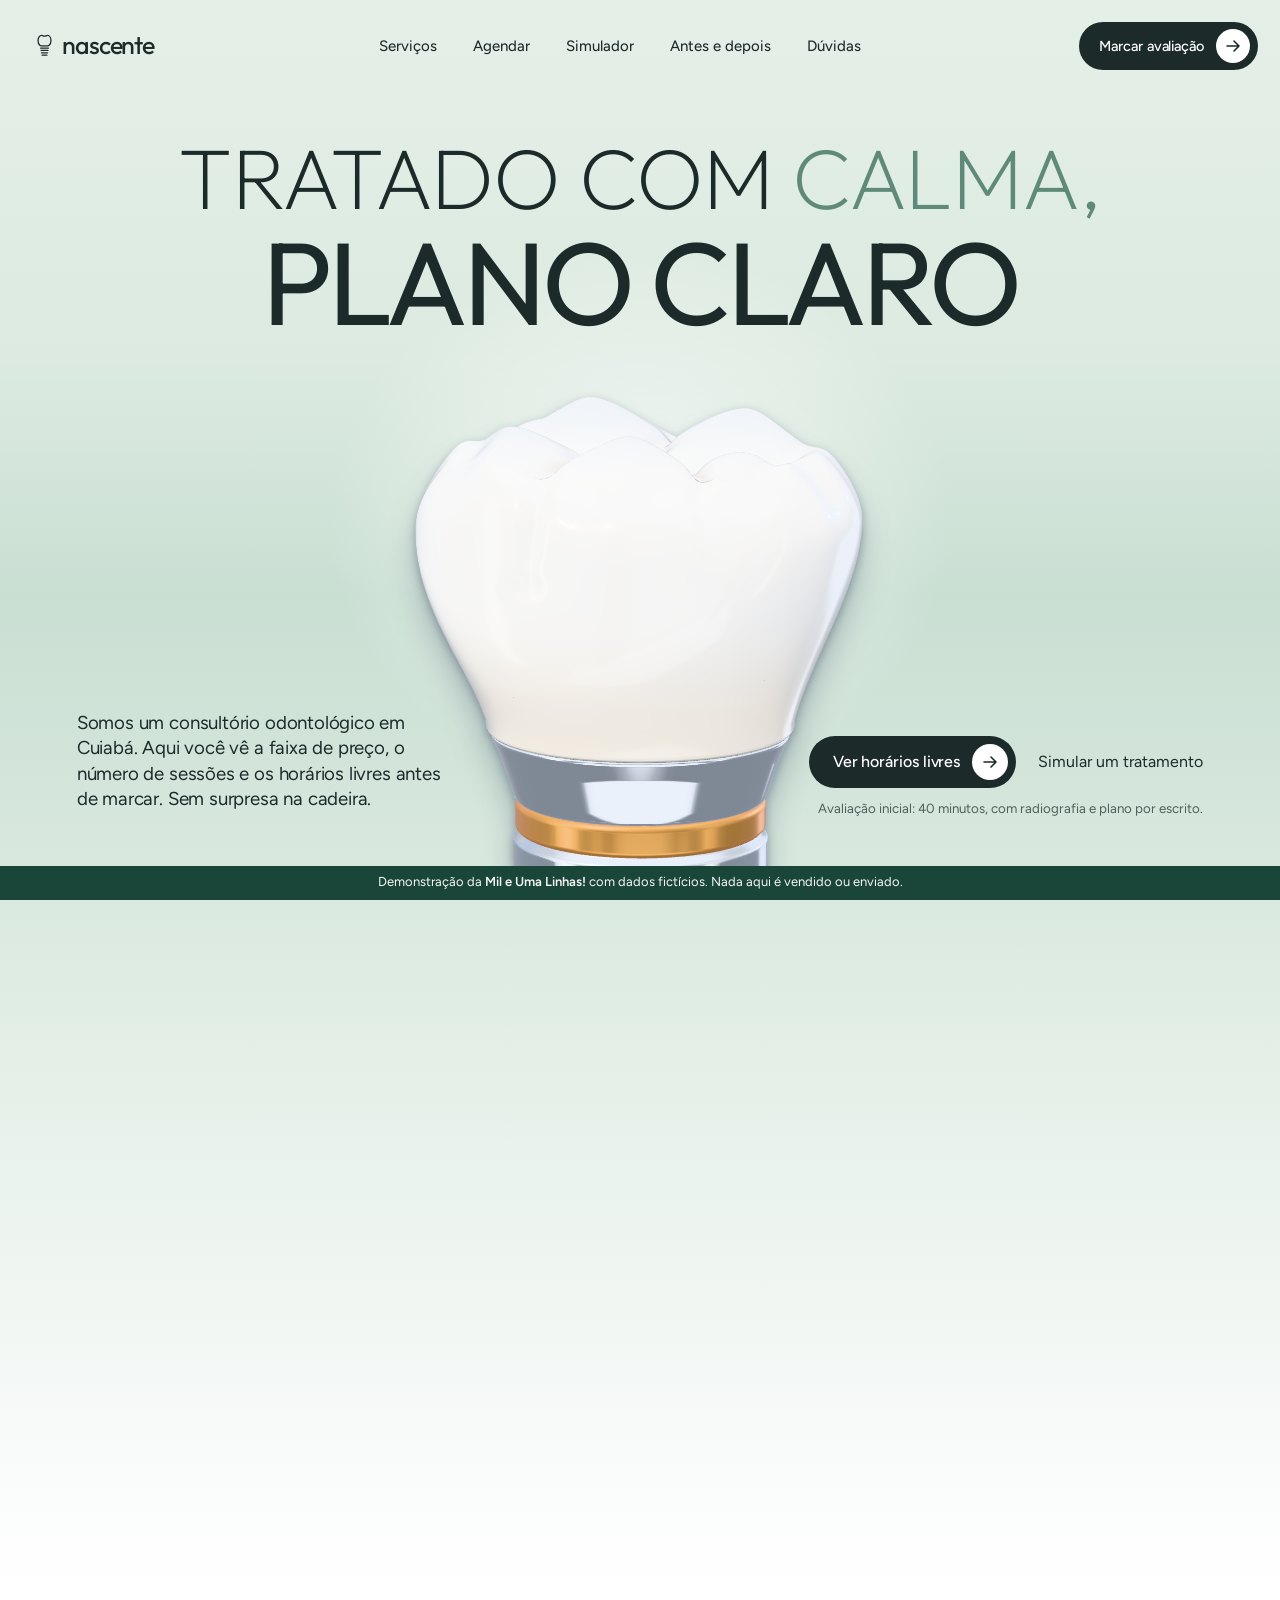
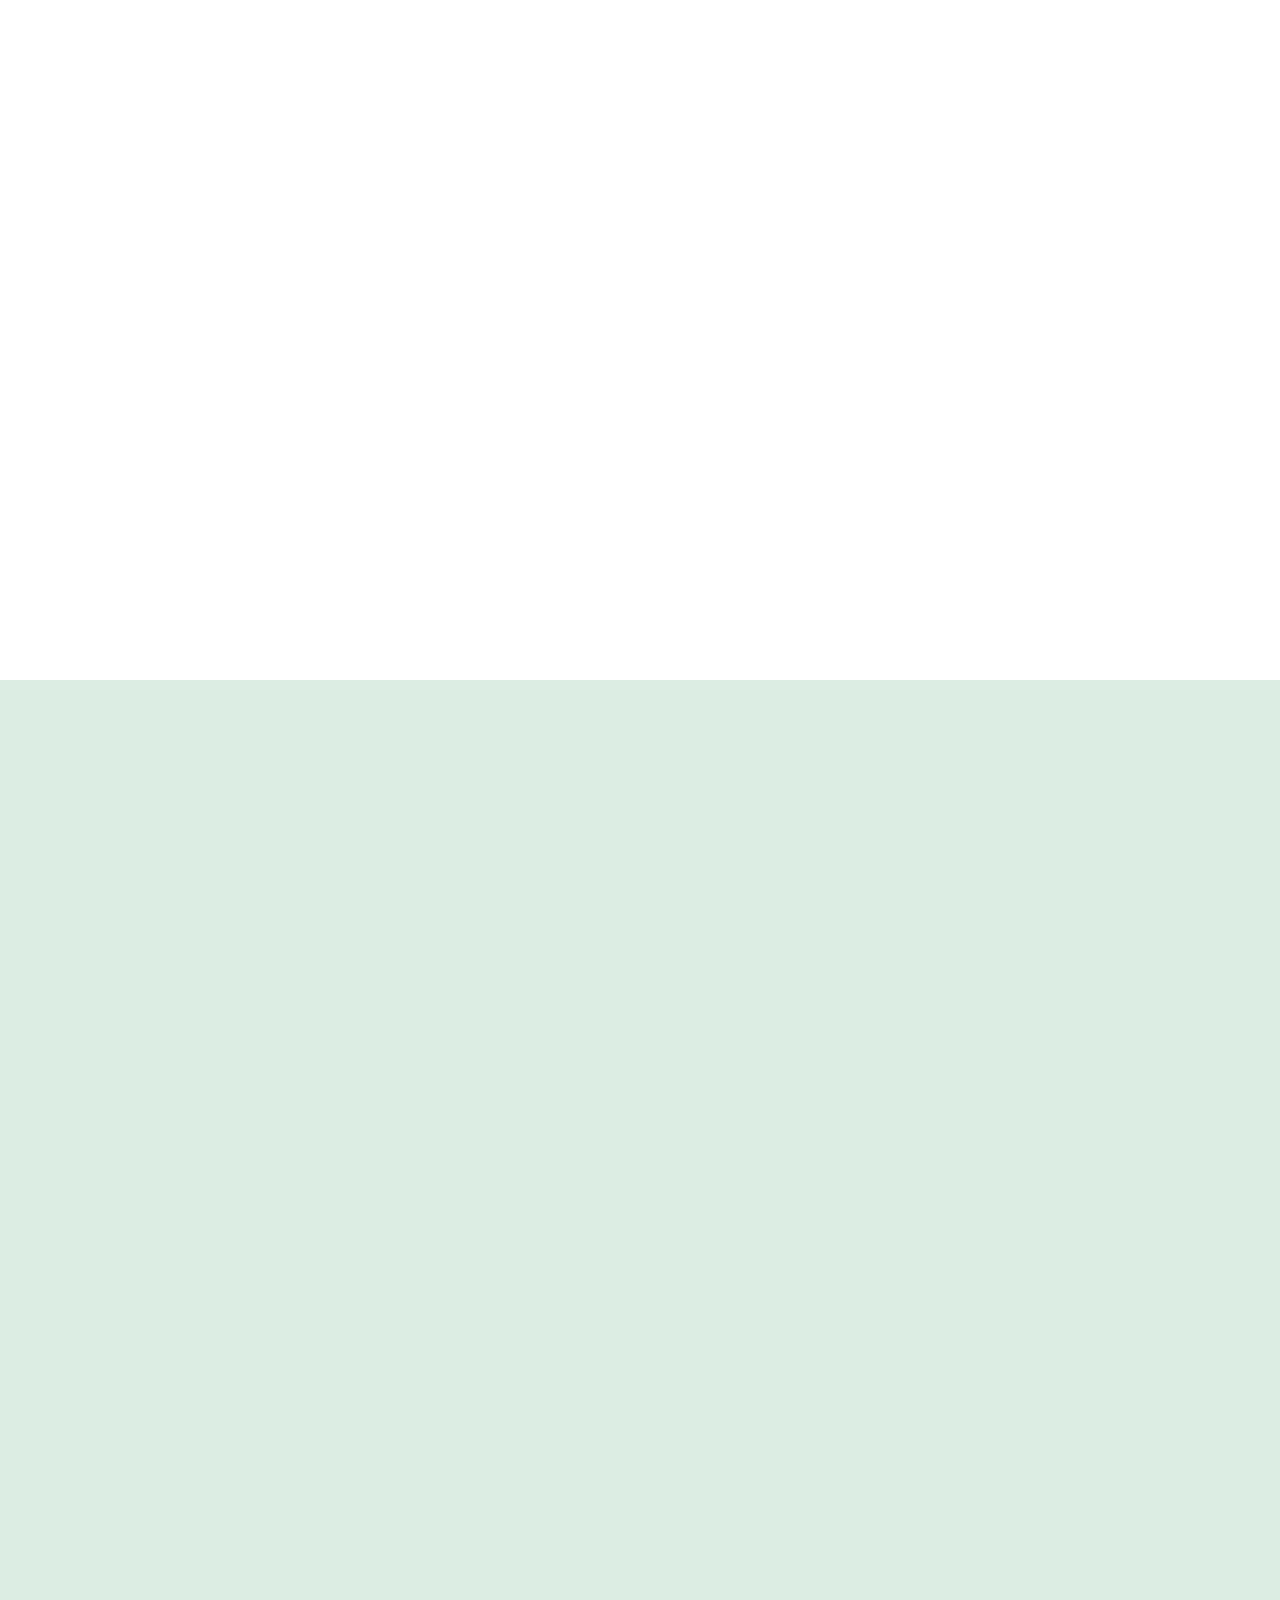
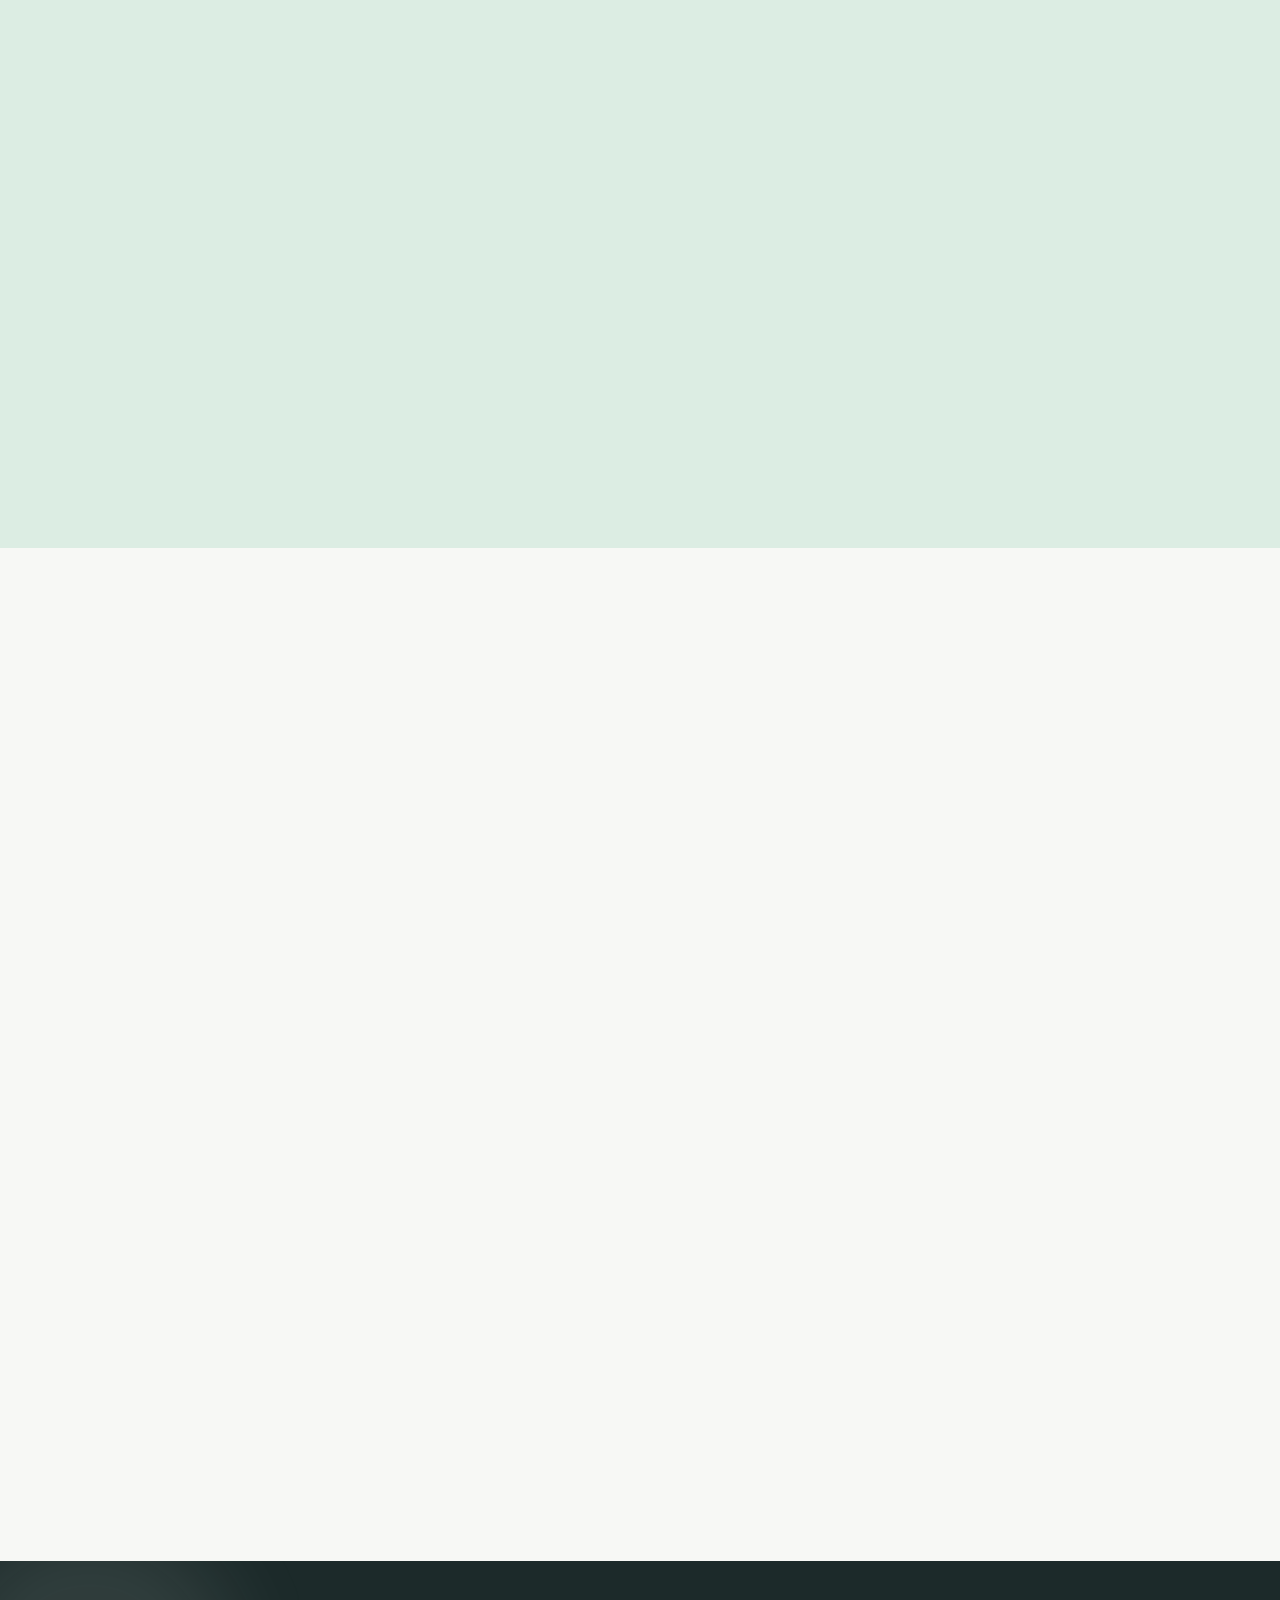
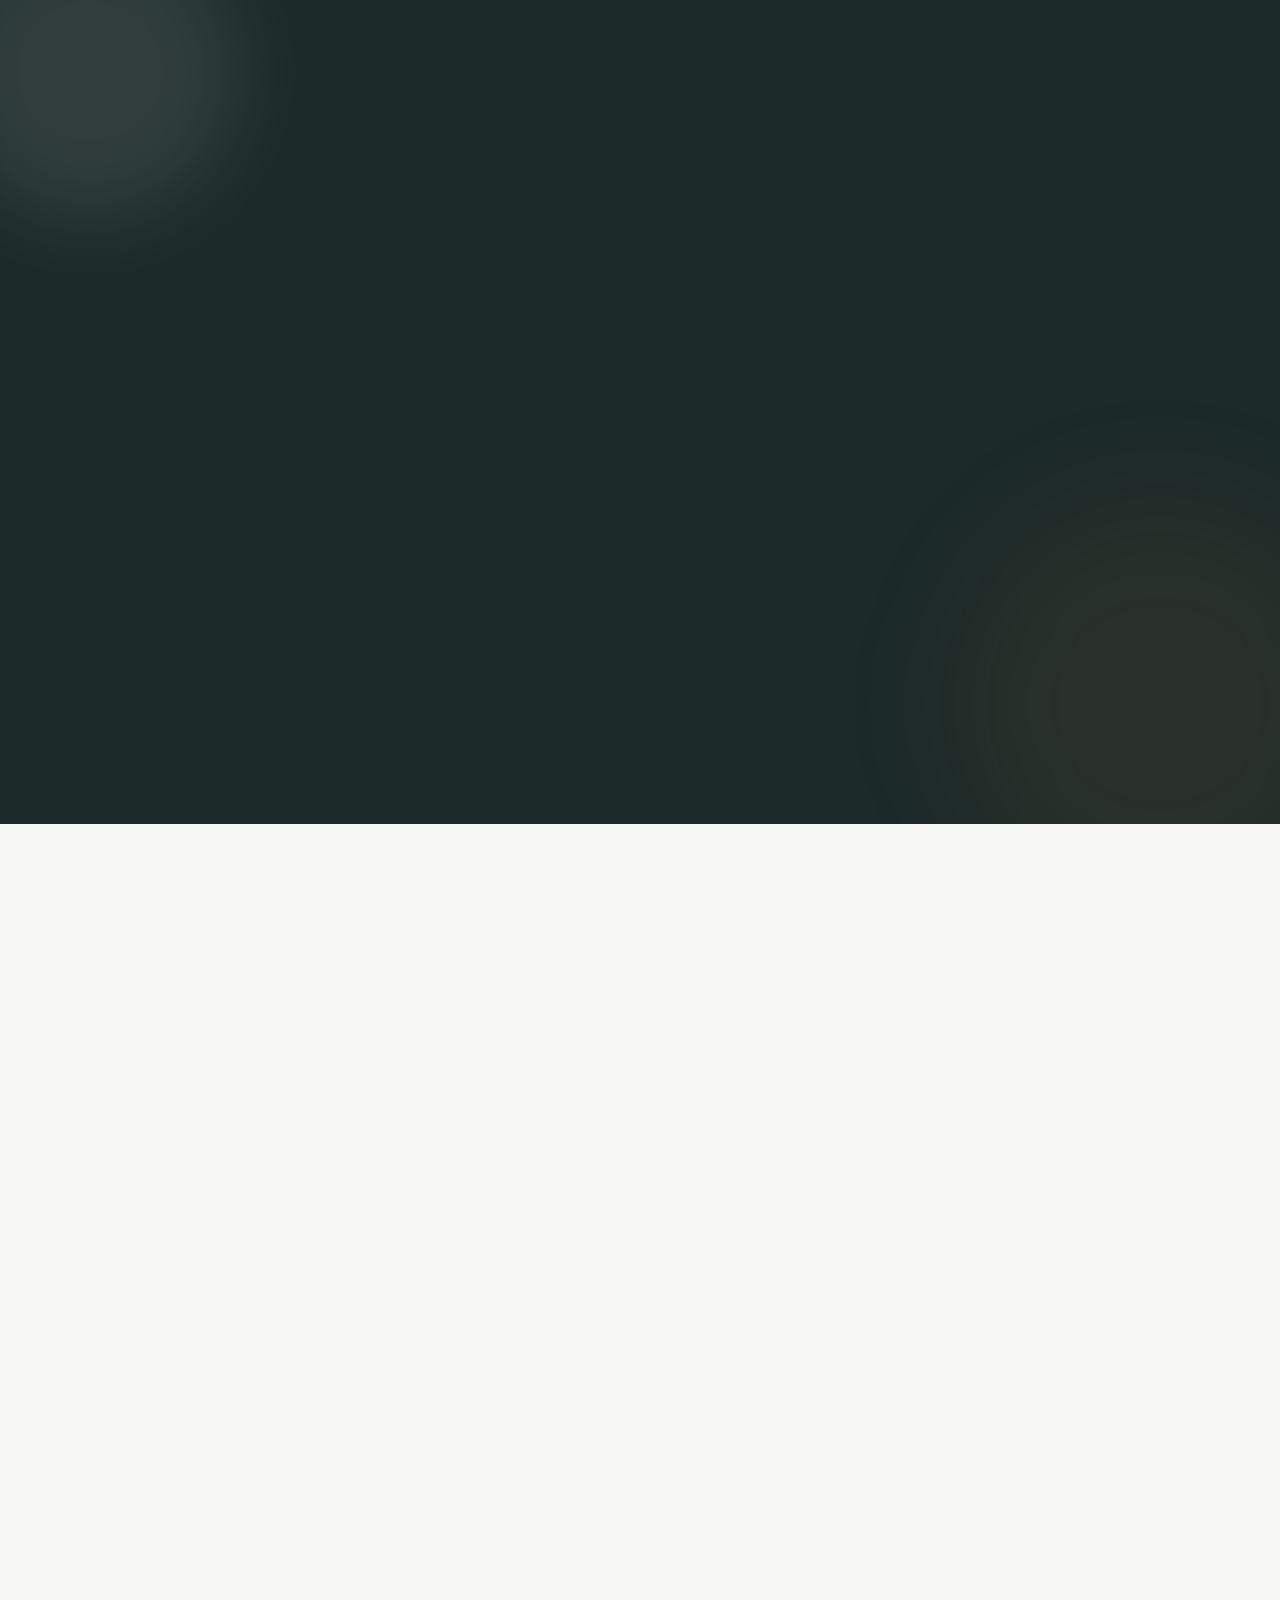
<file: index.html>
<!doctype html>
<html lang="pt-BR">
<head>
  <meta charset="utf-8" />
  <meta name="viewport" content="width=device-width, initial-scale=1" />
  <meta http-equiv="Content-Security-Policy" content="default-src 'self'; script-src 'self'; style-src 'self'; img-src 'self' data:; font-src 'self'; connect-src 'none'; object-src 'none'; base-uri 'none'; form-action 'none'">
  <title>Nascente Odontologia | Consultório odontológico em Cuiabá (demonstração)</title>
  <meta name="description" content="Site de demonstração de um consultório odontológico fictício em Cuiabá: agende um horário simulado, simule a faixa de preço de um tratamento e veja antes e depois. Feito pela Mil e Uma Linhas!.">
  <meta name="theme-color" content="#245C4C">
  <link rel="icon" href="./img/favicon.svg" type="image/svg+xml">
  <link rel="stylesheet" href="./css/estilo.css?v=20261113" />
  <script src="./js/cedo.js?v=20261113"></script>
  <script type="module" crossorigin src="./assets/pagina.js?v=20261113b"></script>
  <link rel="stylesheet" crossorigin href="./assets/index.css?v=20261113">
</head>
<body>
  <a class="pular" href="#topo">Pular para o conteúdo</a>
  <header class="nav">
  <div class="nav__barra">
    <a class="nav__marca" href="#topo" aria-label="Nascente Odontologia, início">
      <svg class="nav__simbolo" viewBox="0 0 20 28" aria-hidden="true" focusable="false">
        <path d="M2.4 7.6C2.4 4.2 4.3 1.6 6.6 1.6c1.3 0 2.1.8 3.4.8s2.1-.8 3.4-.8c2.3 0 4.2 2.6 4.2 6 0 2.6-1 4.6-2.1 5.6-.4.4-1 .6-1.6.6H6.1c-.6 0-1.2-.2-1.6-.6C3.4 12.2 2.4 10.2 2.4 7.6Z" />
        <path d="M5.4 16.4h9.2M6 19.2h8M6.4 22h7.2M7.2 24.8h5.6" />
      </svg>
      <span class="nav__nome">nascente</span>
    </a>
    <button class="nav__menu-botao" type="button" aria-expanded="false" aria-controls="menu" data-menu>Menu</button>
    <nav class="nav__links" id="menu" aria-label="Seções do site">
      <a href="#servicos">Serviços</a>
      <a href="#agendar">Agendar</a>
      <a href="#simulador">Simulador</a>
      <a href="#antes-depois">Antes e depois</a>
      <a href="#duvidas">Dúvidas</a>
    </nav>
    <a class="bt nav__cta" href="#agendar"><span>Marcar avaliação</span><i class="bt__seta" aria-hidden="true"><svg viewBox="0 0 14 14"><path d="M1 7h12M8 2l5 5-5 5" fill="none" stroke="currentColor" stroke-width="1.6" stroke-linecap="round" stroke-linejoin="round"/></svg></i></a>
  </div>
</header>

  <main id="inicio">
    <section class="hero" id="topo" aria-labelledby="hero-titulo">
  <h1 class="hero__titulo" id="hero-titulo" aria-label="Um sorriso tratado com calma começa com um plano claro.">
    <span class="tl hero__l1" aria-hidden="true"><span>Tratado com <b>calma,</b></span></span>
    <span class="tl hero__l2" aria-hidden="true"><span>plano claro</span></span>
  </h1>

  <!-- onde a coroa fica (o resto do implante desce para fora da tela) -->
  <div class="hero__vaga" data-vaga="hero" aria-hidden="true"></div>

  <p class="hero__texto sobe">Somos um consultório odontológico em Cuiabá. Aqui você vê a faixa de preço, o número de sessões e os horários livres antes de marcar. Sem surpresa na cadeira.</p>
  <div class="hero__acoes sobe">
    <p class="hero__botoes"><a class="bt" href="#agendar"><span>Ver horários livres</span><i class="bt__seta" aria-hidden="true"><svg viewBox="0 0 14 14"><path d="M1 7h12M8 2l5 5-5 5" fill="none" stroke="currentColor" stroke-width="1.6" stroke-linecap="round" stroke-linejoin="round"/></svg></i></a><a class="link" href="#simulador">Simular um tratamento</a></p>
    <p class="hero__nota">Avaliação inicial: 40 minutos, com radiografia e plano por escrito.</p>
  </div>
</section>

    <section class="cena pecas" data-cena id="implante">
  <div class="cena__visual" aria-hidden="true">
    <div class="cena__fixa"><div class="cena__vaga pecas__vaga" data-vaga="pecas"></div></div>
  </div>
  <div class="cena__textos">
    <header class="cena__abre">
      <h2 class="titulo">
        <span class="tl"><span>Um implante,</span></span>
        <span class="tl"><span>peça por <em>peça.</em></span></span>
      </h2>
      <p class="corpo sobe">Substituição de um ou mais dentes com pino de titânio e coroa de cerâmica, em etapas com intervalo para cicatrizar.</p>
    </header>
    <article class="passo" data-passo="coroa">
      <span class="passo__num sobe">01</span>
      <h3 class="passo__titulo sobe">Coroa</h3>
      <p class="passo__texto sobe">A parte que aparece no sorriso. É de cerâmica, na cor dos seus dentes.</p>
    </article>
    <article class="passo" data-passo="pilar">
      <span class="passo__num sobe">02</span>
      <h3 class="passo__titulo sobe">Pilar</h3>
      <p class="passo__texto sobe">A peça do meio. Liga a coroa ao pino e fica escondida sob a gengiva.</p>
    </article>
    <article class="passo" data-passo="rosca">
      <span class="passo__num sobe">03</span>
      <h3 class="passo__titulo sobe">Pino de titânio</h3>
      <p class="passo__texto sobe">Fica no osso, no lugar da raiz do dente. Depois dele vem o intervalo para cicatrizar.</p>
      <a class="passo__acao sobe" href="#simulador" data-servico="implante">Simular implante</a>
    </article>
  </div>
</section>

    <section class="cena cena--esq tratamentos" data-cena id="servicos">
  <div class="cena__visual" aria-hidden="true">
    <div class="cena__fixa"><div class="cena__vaga tratamentos__vaga" data-vaga="tratamentos"></div></div>
  </div>
  <div class="cena__textos">
    <header class="cena__abre">
      <h2 class="titulo">
        <span class="tl"><span>O que</span></span>
        <span class="tl"><span><em>fazemos.</em></span></span>
      </h2>
      <p class="corpo sobe">Seis frentes de trabalho. Toque em qualquer uma para simular a faixa de preço.</p>
    </header>
    <article class="passo" data-passo="lente">
      <span class="passo__num sobe">Avaliação e limpeza</span>
      <h3 class="passo__titulo sobe">A porta de entrada de todo tratamento</h3>
      <p class="passo__texto sobe">Exame completo, radiografia, remoção de tártaro e polimento.</p>
      <a class="passo__acao sobe" href="#simulador" data-servico="limpeza">Simular limpeza</a>
    </article>
    <article class="passo" data-passo="clareamento">
      <span class="passo__num sobe">Clareamento</span>
      <h3 class="passo__titulo sobe">No consultório ou em casa</h3>
      <p class="passo__texto sobe">No consultório, em duas sessões, ou em casa com moldeira feita sob medida. Explicamos a diferença antes de você escolher.</p>
      <a class="passo__acao sobe" href="#simulador" data-servico="clareamento">Simular clareamento</a>
    </article>
    <article class="passo" data-passo="alinhador">
      <span class="passo__num sobe">Alinhadores transparentes</span>
      <h3 class="passo__titulo sobe">Placas trocadas a cada duas semanas</h3>
      <p class="passo__texto sobe">Planejamento digital, placas trocadas a cada duas semanas e consultas curtas de acompanhamento.</p>
      <a class="passo__acao sobe" href="#simulador" data-servico="alinhadores">Simular alinhadores</a>
    </article>
    <article class="passo" data-passo="outros">
      <span class="passo__num sobe">E também</span>
      <ul class="passo__links sobe">
        <li><b>Restaurações</b><span>Resina na cor do seu dente para cáries, trincas e desgastes. Em geral resolvemos até dois dentes por sessão.</span><a class="passo__acao" href="#simulador" data-servico="restauracao">Simular restauração</a></li>
        <li><b>Implantes</b><span>Substituição de um ou mais dentes com pino de titânio e coroa de cerâmica, em etapas com intervalo para cicatrizar.</span><a class="passo__acao" href="#simulador" data-servico="implante">Simular implante</a></li>
        <li><b>Tratamento de canal</b><span>Quando a dor chega ao nervo. Fazemos com anestesia reforçada e, na maioria dos casos, em uma ou duas sessões.</span><a class="passo__acao" href="#simulador" data-servico="canal">Simular canal</a></li>
      </ul>
    </article>
  </div>
</section>

    <section class="cena planejamento" data-cena id="plano">
  <div class="cena__visual" aria-hidden="true">
    <div class="cena__fixa"><div class="cena__vaga planejamento__vaga" data-vaga="planejamento"></div></div>
  </div>
  <div class="cena__textos">
    <header class="cena__abre">
      <h2 class="titulo">
        <span class="tl"><span>Primeiro o plano,</span></span>
        <span class="tl"><span>depois a <em>cadeira.</em></span></span>
      </h2>
      <p class="corpo sobe">Aqui você vê a faixa de preço, o número de sessões e os horários livres antes de marcar.</p>
    </header>
    <article class="passo" data-passo="tomografia">
      <span class="passo__num sobe">01</span>
      <h3 class="passo__titulo sobe">Avaliação inicial</h3>
      <p class="passo__texto sobe">40 minutos, com exame completo e radiografia. A primeira consulta é só conversa e exame, sem procedimento.</p>
    </article>
    <article class="passo" data-passo="escaneamento">
      <span class="passo__num sobe">02</span>
      <h3 class="passo__titulo sobe">Plano por escrito</h3>
      <p class="passo__texto sobe">Você recebe um plano por escrito com faixa de preço e número de sessões.</p>
    </article>
    <article class="passo" data-passo="cirurgia">
      <span class="passo__num sobe">03</span>
      <h3 class="passo__titulo sobe">O horário é você quem escolhe</h3>
      <p class="passo__texto sobe">Um calendário mostra os dias de atendimento e os horários livres de cada um.</p>
    </article>
    <article class="passo" data-passo="coroa">
      <span class="passo__num sobe">04</span>
      <h3 class="passo__titulo sobe">Cada etapa explicada</h3>
      <p class="passo__texto sobe">Explicamos tudo antes e combinamos um sinal com a mão para pausar.</p>
    </article>
  </div>
</section>

    <section class="cena cena--meio claras" data-cena id="claras">
  <div class="cena__visual" aria-hidden="true">
    <div class="cena__fixa"><div class="cena__vaga claras__vaga" data-vaga="claras"></div></div>
  </div>
  <div class="cena__textos claras__textos">
    <!-- a palavra e a frase também são desenhadas no 3D, atrás da coroa de vidro; estas ficam para leitor de tela,
         busca e para quando não houver WebGL -->
    <h2 class="claras__palavra" data-vidro><span class="vl">Às</span> <span class="vl">claras</span></h2>
    <p class="claras__colchete" data-vidro>
      <span class="vl claras__c">[</span>
      <span class="claras__frase"><span class="vl">preço, sessões e horários</span> <span class="vl">antes de marcar</span></span>
      <span class="vl claras__c">]</span>
    </p>
    <div class="claras__fim">
      <p class="claras__texto corpo sobe">O simulador desta página mostra a faixa de preço, quantas sessões costumam ser necessárias e o valor aproximado de cada parcela. Sem surpresa na cadeira.</p>
      <div class="claras__acao sobe">
        <p>Em até 10 vezes sem juros no cartão.</p>
        <a class="bt" href="#simulador"><span>Simular um tratamento</span><i class="bt__seta" aria-hidden="true"><svg viewBox="0 0 14 14"><path d="M1 7h12M8 2l5 5-5 5" fill="none" stroke="currentColor" stroke-width="1.6" stroke-linecap="round" stroke-linejoin="round"/></svg></i></a>
      </div>
    </div>
  </div>
</section>

    <div class="respiro" aria-hidden="true"><div class="respiro__some" data-vaga="perguntas"></div></div>
<div class="nasc">
  <!-- Agendamento -->
  <section class="secao secao-hortela" id="agendar" aria-labelledby="agendar-titulo">
    <div class="secao-cabeca">
      <p class="chip-linha"><span class="chip">agenda</span></p>
      <h2 id="agendar-titulo">Escolha um horário</h2>
      <p>Escolha um dia no calendário, depois um horário livre e confirme com seu nome. É uma simulação: nada é enviado e nenhuma consulta é marcada de verdade.</p>
    </div>

    <div class="agenda">
      <div class="agenda-coluna">
        <figure class="agenda-foto">
          <img src="img/sala-espera-calma.webp" width="1088" height="1360" alt="Sala de espera silenciosa com duas poltronas de linho claro, mesa lateral de madeira com uma planta e parede verde-menta com luz de janela." loading="lazy" decoding="async">
        </figure>
      <div class="agenda-calendario">
        <div class="calendario-topo">
          <button class="calendario-nav" type="button" data-mes="-1" aria-label="Mês anterior">&lsaquo;</button>
          <h3 class="calendario-mes" id="calendario-mes" aria-live="polite">Carregando</h3>
          <button class="calendario-nav" type="button" data-mes="1" aria-label="Próximo mês">&rsaquo;</button>
        </div>
        <table class="calendario" aria-labelledby="calendario-mes">
          <thead>
            <tr>
              <th scope="col"><abbr title="domingo">dom</abbr></th>
              <th scope="col"><abbr title="segunda-feira">seg</abbr></th>
              <th scope="col"><abbr title="terça-feira">ter</abbr></th>
              <th scope="col"><abbr title="quarta-feira">qua</abbr></th>
              <th scope="col"><abbr title="quinta-feira">qui</abbr></th>
              <th scope="col"><abbr title="sexta-feira">sex</abbr></th>
              <th scope="col"><abbr title="sábado">sáb</abbr></th>
            </tr>
          </thead>
          <tbody id="calendario-corpo"></tbody>
        </table>
        <p class="calendario-legenda">Atendemos de segunda a sexta, das 8h às 18h, e sábado pela manhã.</p>
      </div>
      </div>

      <div class="agenda-horarios vidro-claro">
        <h3 id="horarios-titulo">Horários livres</h3>
        <p class="horarios-dia" id="horarios-dia">Escolha um dia no calendário.</p>
        <div class="horarios" id="horarios" role="group" aria-labelledby="horarios-titulo"></div>

        <form class="agenda-form" id="agenda-form" novalidate hidden>
          <div class="campo">
            <label for="agenda-nome">Seu nome</label>
            <input id="agenda-nome" name="nome" type="text" autocomplete="name" required minlength="2" maxlength="60">
          </div>
          <div class="campo">
            <label for="agenda-servico">Motivo da consulta</label>
            <select id="agenda-servico" name="servico">
              <option value="Avaliação e limpeza">Avaliação e limpeza</option>
              <option value="Clareamento">Clareamento</option>
              <option value="Restauração">Restauração</option>
              <option value="Alinhadores">Alinhadores</option>
              <option value="Implante">Implante</option>
              <option value="Tratamento de canal">Tratamento de canal</option>
              <option value="Dor ou urgência">Dor ou urgência</option>
            </select>
          </div>
          <p class="agenda-escolha" id="agenda-escolha"></p>
          <p class="campo-erro" id="agenda-erro" role="alert"></p>
          <button class="botao botao-cheio" type="submit">Confirmar horário</button>
        </form>

        <div class="agenda-confirmacao" id="agenda-confirmacao" hidden aria-live="polite"></div>

        <div class="meus-horarios" id="meus-horarios" hidden>
          <h3>Meus horários guardados</h3>
          <ul id="meus-horarios-lista"></ul>
          <p class="legenda">Esta lista fica só no seu navegador (localStorage) e some se você limpar os dados do site.</p>
          <button class="botao botao-vazio botao-pequeno" type="button" data-limpar-horarios>Apagar lista</button>
        </div>
      </div>
    </div>
  </section>

  <!-- Simulador -->
  <section class="secao" id="simulador" aria-labelledby="simulador-titulo">
    <div class="secao-cabeca">
      <p class="chip-linha"><span class="chip">simulador</span></p>
      <h2 id="simulador-titulo">Simule o tratamento</h2>
      <p>Escolha o tratamento e ajuste os detalhes. Mostramos a faixa de preço, quantas sessões costumam ser necessárias e em quanto tempo. Valores fictícios, só para demonstração.</p>
    </div>

    <div class="simulador">
      <form class="simulador-form" id="simulador-form" novalidate>
        <div class="campo">
          <label for="sim-tratamento">Tratamento</label>
          <select id="sim-tratamento" name="tratamento">
            <option value="limpeza">Avaliação e limpeza</option>
            <option value="clareamento">Clareamento</option>
            <option value="restauracao">Restauração</option>
            <option value="alinhadores">Alinhadores transparentes</option>
            <option value="implante">Implante</option>
            <option value="canal">Tratamento de canal</option>
          </select>
        </div>

        <div class="campo" id="sim-campo-dentes">
          <label for="sim-dentes">Quantos dentes? <output id="sim-dentes-valor" for="sim-dentes">1</output></label>
          <input id="sim-dentes" name="dentes" type="range" min="1" max="8" value="1" step="1">
        </div>

        <fieldset class="campo" id="sim-campo-complexidade">
          <legend>Complexidade</legend>
          <div class="opcoes">
            <label><input type="radio" name="complexidade" value="simples" checked> Simples</label>
            <label><input type="radio" name="complexidade" value="moderada"> Moderada</label>
            <label><input type="radio" name="complexidade" value="complexa"> Complexa</label>
          </div>
          <p class="legenda" id="sim-complexidade-ajuda">A complexidade real só é definida na avaliação.</p>
        </fieldset>

        <div class="campo">
          <label for="sim-parcelas">Parcelar em <output id="sim-parcelas-valor" for="sim-parcelas">1</output> vez</label>
          <input id="sim-parcelas" name="parcelas" type="range" min="1" max="10" value="1" step="1">
        </div>
      </form>

      <div class="poco-hortela">
      <div class="simulador-resultado vidro-claro" aria-live="polite">
        <p class="resultado-rotulo">Faixa de preço estimada</p>
        <p class="resultado-valor" id="sim-valor">de R$ 180 a R$ 260</p>
        <p class="resultado-parcela" id="sim-parcela">à vista</p>
        <dl class="resultado-detalhes">
          <div>
            <dt>Sessões</dt>
            <dd id="sim-sessoes">1 sessão</dd>
          </div>
          <div>
            <dt>Duração do tratamento</dt>
            <dd id="sim-duracao">Mesmo dia</dd>
          </div>
          <div>
            <dt>Tempo na cadeira</dt>
            <dd id="sim-cadeira">Cerca de 50 minutos</dd>
          </div>
        </dl>
        <p class="resultado-nota" id="sim-nota">Inclui exame, radiografia e polimento.</p>
        <a class="botao botao-cheio" href="#agendar">Marcar avaliação</a>
      </div>
      </div>
    </div>
  </section>

  <!-- Antes e depois -->
  <section class="secao secao-escura" id="antes-depois" aria-labelledby="antes-titulo">
    <div class="luz luz-1" aria-hidden="true"></div>
    <div class="luz luz-2" aria-hidden="true"></div>
    <div class="secao-cabeca">
      <p class="chip-linha"><span class="chip">antes e depois</span></p>
      <h2 id="antes-titulo">Antes e depois</h2>
      <p>Arraste o controle para comparar. Os sorrisos são desenhos estilizados, não fotos de pacientes.</p>
    </div>

    <div class="galeria">
      <div class="galeria-casos" role="tablist" aria-label="Casos">
        <button class="caso-aba" type="button" role="tab" aria-selected="true" id="aba-clareamento" aria-controls="painel-comparador" data-caso="clareamento">Clareamento</button>
        <button class="caso-aba" type="button" role="tab" aria-selected="false" id="aba-alinhamento" aria-controls="painel-comparador" data-caso="alinhamento" tabindex="-1">Alinhamento</button>
        <button class="caso-aba" type="button" role="tab" aria-selected="false" id="aba-restauracao" aria-controls="painel-comparador" data-caso="restauracao" tabindex="-1">Restauração</button>
      </div>

      <div class="comparador" id="painel-comparador" role="tabpanel" aria-labelledby="aba-clareamento" data-caso="clareamento">
        <div class="comparador-quadro">
          <svg class="sorriso sorriso-antes" viewBox="60 70 480 230" aria-hidden="true" focusable="false">
            <defs>
              <clipPath id="clip-antes">
                <path d="M85 172 C150 115 450 115 515 172 C455 265 145 265 85 172 Z"/>
              </clipPath>
            </defs>
            <path class="boca" d="M85 172 C150 115 450 115 515 172 C455 265 145 265 85 172 Z"/>
            <g clip-path="url(#clip-antes)">
              <g class="dentes-antes">
                <rect x="152" y="138" width="44" height="64" rx="16"/>
                <rect x="198" y="128" width="46" height="80" rx="17"/>
                <rect x="246" y="120" width="54" height="96" rx="19"/>
                <rect x="300" y="120" width="54" height="96" rx="19"/>
                <rect x="356" y="128" width="46" height="80" rx="17"/>
                <rect x="404" y="138" width="44" height="64" rx="16"/>
              </g>
              <g class="dentes-baixo">
                <rect x="212" y="222" width="34" height="40" rx="12"/>
                <rect x="248" y="226" width="34" height="40" rx="12"/>
                <rect x="284" y="228" width="32" height="40" rx="12"/>
                <rect x="318" y="226" width="34" height="40" rx="12"/>
                <rect x="354" y="222" width="34" height="40" rx="12"/>
              </g>
            </g>
            <path class="labio" fill-rule="evenodd" d="M60 170 C140 88 460 88 540 170 C470 292 130 292 60 170 Z M85 172 C150 115 450 115 515 172 C455 265 145 265 85 172 Z"/>
          </svg>
          <svg class="sorriso sorriso-depois" viewBox="60 70 480 230" aria-hidden="true" focusable="false">
            <defs>
              <clipPath id="clip-depois">
                <path d="M85 172 C150 115 450 115 515 172 C455 265 145 265 85 172 Z"/>
              </clipPath>
            </defs>
            <path class="boca" d="M85 172 C150 115 450 115 515 172 C455 265 145 265 85 172 Z"/>
            <g clip-path="url(#clip-depois)">
              <g class="dentes-depois">
                <rect x="152" y="138" width="44" height="64" rx="16"/>
                <rect x="198" y="128" width="46" height="80" rx="17"/>
                <rect x="246" y="120" width="54" height="96" rx="19"/>
                <rect x="300" y="120" width="54" height="96" rx="19"/>
                <rect x="356" y="128" width="46" height="80" rx="17"/>
                <rect x="404" y="138" width="44" height="64" rx="16"/>
              </g>
              <g class="dentes-baixo">
                <rect x="212" y="222" width="34" height="40" rx="12"/>
                <rect x="248" y="226" width="34" height="40" rx="12"/>
                <rect x="284" y="228" width="32" height="40" rx="12"/>
                <rect x="318" y="226" width="34" height="40" rx="12"/>
                <rect x="354" y="222" width="34" height="40" rx="12"/>
              </g>
            </g>
            <path class="labio" fill-rule="evenodd" d="M60 170 C140 88 460 88 540 170 C470 292 130 292 60 170 Z M85 172 C150 115 450 115 515 172 C455 265 145 265 85 172 Z"/>
          </svg>
          <div class="comparador-alca" aria-hidden="true"></div>
          <span class="comparador-rotulo comparador-rotulo-antes" aria-hidden="true">Antes</span>
          <span class="comparador-rotulo comparador-rotulo-depois" aria-hidden="true"><span class="ponto-vivo"></span>Depois</span>
          <input class="comparador-controle" id="comparador-controle" type="range" min="0" max="100" value="50" step="1" aria-label="Comparar antes e depois: 0 mostra só o antes, 100 mostra só o depois">
        </div>
        <p class="comparador-texto" id="comparador-texto">Clareamento em consultório, duas sessões de 45 minutos com intervalo de uma semana.</p>
      </div>
    </div>
  </section>

  <!-- Consultório -->
  <section class="secao" id="consultorio" aria-labelledby="consultorio-titulo">
    <div class="secao-cabeca">
      <p class="chip-linha"><span class="chip">consultório</span></p>
      <h2 id="consultorio-titulo">Quem atende e onde</h2>
      <p>Duas dentistas, uma sala de espera silenciosa e estacionamento na porta. Endereço e nomes são fictícios.</p>
    </div>
    <div class="consultorio">
      <div class="pessoa">
        <figure class="pessoa-foto">
          <img src="img/dentista-radiografia.webp" width="1088" height="1456" alt="Dentista adulta de jaleco verde-escuro vista de costas, analisando uma radiografia em um negatoscópio claro, com o rosto fora do quadro." loading="lazy" decoding="async">
        </figure>
        <h3>Dra. Helena Albuquerque</h3>
        <p class="legenda">CRO-MT 00000 (fictício)</p>
        <p>Clínica geral e estética. Gosta de explicar cada etapa com o espelho na mão.</p>
      </div>
      <div class="pessoa">
        <figure class="pessoa-foto">
          <img src="img/maos-alinhador.webp" width="1088" height="1456" alt="Mãos adultas com luvas brancas segurando um alinhador transparente diante de uma tela com modelo digital desfocado, em consultório claro." loading="lazy" decoding="async">
        </figure>
        <h3>Dra. Marina Tavares</h3>
        <p class="legenda">CRO-MT 00000 (fictício)</p>
        <p>Ortodontia e alinhadores. Faz o planejamento digital na sua frente.</p>
      </div>
      <div class="consultorio-coluna">
        <figure class="consultorio-foto">
          <img src="img/consultorio-cadeira.webp" width="1456" height="970" alt="Consultório odontológico claro com cadeira branca, refletor desligado, parede verde-menta, armário de madeira clara e janela com luz natural." loading="lazy" decoding="async">
        </figure>
        <address class="endereco">
          <h3>Onde estamos</h3>
          <p>Rua das Seriemas, 000, sala 4<br>Jardim das Américas, Cuiabá, MT</p>
          <p>Telefone fictício: (65) 0000-0000</p>
          <p>Segunda a sexta, 8h às 18h. Sábado, 8h às 12h.</p>
        </address>
      </div>
    </div>
  </section>

  <!-- Dúvidas -->
  <section class="secao secao-hortela" id="duvidas" aria-labelledby="duvidas-titulo">
    <div class="secao-cabeca">
      <p class="chip-linha"><span class="chip">dúvidas</span></p>
      <h2 id="duvidas-titulo">Dúvidas frequentes</h2>
      <p>Toque em uma pergunta para abrir a resposta.</p>
    </div>
    <div class="faq">
      <details class="faq-item">
        <summary>A avaliação inicial é paga?<span class="faq-mais" aria-hidden="true"></span></summary>
        <div class="faq-conteudo"><div class="faq-interno"><p>Sim, e o valor é abatido do primeiro tratamento que você fizer conosco. Na avaliação você recebe radiografia, exame completo e um plano por escrito com faixa de preço e número de sessões.</p></div></div>
      </details>
      <details class="faq-item">
        <summary>Vocês aceitam plano odontológico?<span class="faq-mais" aria-hidden="true"></span></summary>
        <div class="faq-conteudo"><div class="faq-interno"><p>Trabalhamos com reembolso: você paga a consulta, nós emitimos o recibo e a documentação, e você pede o reembolso ao seu plano. Para este site de demonstração, nenhum convênio é real.</p></div></div>
      </details>
      <details class="faq-item">
        <summary>Clareamento estraga o dente?<span class="faq-mais" aria-hidden="true"></span></summary>
        <div class="faq-conteudo"><div class="faq-interno"><p>Feito com supervisão, não. Pode haver sensibilidade por alguns dias, que tratamos com gel dessensibilizante. Não indicamos clareamento em gestantes, menores de 16 anos ou dentes com cárie aberta.</p></div></div>
      </details>
      <details class="faq-item">
        <summary>Tenho medo de dentista. Como vocês lidam com isso?<span class="faq-mais" aria-hidden="true"></span></summary>
        <div class="faq-conteudo"><div class="faq-interno"><p>Com tempo. A primeira consulta é só conversa e exame, sem procedimento. Explicamos tudo antes, combinamos um sinal com a mão para pausar e usamos anestesia em gel antes da agulha.</p></div></div>
      </details>
      <details class="faq-item">
        <summary>Quanto tempo dura um tratamento com alinhadores?<span class="faq-mais" aria-hidden="true"></span></summary>
        <div class="faq-conteudo"><div class="faq-interno"><p>Casos leves, de 6 a 8 meses. Casos moderados, de 10 a 14 meses. Casos complexos podem passar de 18 meses. O planejamento digital mostra a previsão antes de você decidir.</p></div></div>
      </details>
      <details class="faq-item">
        <summary>Posso parcelar?<span class="faq-mais" aria-hidden="true"></span></summary>
        <div class="faq-conteudo"><div class="faq-interno"><p>Sim, em até 10 vezes sem juros no cartão. O simulador desta página mostra o valor aproximado de cada parcela.</p></div></div>
      </details>
    </div>
  </section>

  <!-- Como isto funciona -->
  <section class="secao" id="como-funciona" aria-labelledby="como-titulo">
    <div class="secao-cabeca">
      <p class="chip-linha"><span class="chip">como funciona</span></p>
      <h2 id="como-titulo">Como este site funciona</h2>
      <p>Esta página é uma demonstração da Mil e Uma Linhas!. Abaixo explicamos o que ela faz, em três níveis.</p>
    </div>
    <div class="como">
      <div class="como-bloco">
        <h3>Para quem não entende de tecnologia</h3>
        <p>É um site de consultório que funciona de verdade: você escolhe um dia e um horário, simula quanto custa um tratamento e compara um sorriso antes e depois. Tudo acontece na sua tela. Nada é enviado para ninguém e nenhuma consulta é marcada. Os nomes, os preços e o endereço são inventados.</p>
      </div>
      <div class="como-bloco">
        <h3>Como funciona por dentro</h3>
        <p>O site é feito de três tipos de arquivo: texto e estrutura (HTML), aparência (CSS) e comportamento (JavaScript). Quando você abre a página, o navegador lê todos e monta tudo sozinho. O implante do início é desenhado em 3D na hora, no seu aparelho, e se move conforme você rola a página. O calendário é gerado na hora com a data do seu aparelho. Os horários "ocupados" são sorteados de um jeito fixo para cada dia, então o mesmo dia mostra sempre os mesmos horários. O simulador faz contas simples com uma tabela de valores. Se você confirmar um horário, ele fica guardado só na memória do seu navegador.</p>
      </div>
      <details class="como-tecnico">
        <summary>Detalhes técnicos</summary>
        <ul>
          <li>Agenda, simulador e comparador em HTML, CSS e JavaScript puros (<code>js/app.js</code>). O início em 3D usa three.js, GSAP e Lenis, e os títulos animados usam React com spring-text-engine; tudo compilado e servido pelo próprio site, sem CDN e sem analytics.</li>
          <li><code>Content-Security-Policy</code> por <code>meta</code>: <code>default-src 'self'</code>, sem script inline, sem estilo inline, <code>connect-src 'none'</code>, <code>form-action 'none'</code>.</li>
          <li>Fontes variáveis Outfit e Figtree servidas localmente em <code>fonts/</code> (woff2, subconjunto latino), licença SIL OFL.</li>
          <li>Calendário gerado com <code>Date</code> no fuso do visitante; disponibilidade pseudoaleatória determinística por hash da data (função simples de 32 bits).</li>
          <li>Comparador com <code>clip-path: inset()</code> controlado por uma variável CSS que o <code>input type="range"</code> atualiza; o mesmo controle serve mouse, toque e teclado.</li>
          <li>Persistência opcional em <code>localStorage</code>, chave <code>nascente.agendamentos</code>, só depois de o visitante confirmar um horário.</li>
          <li>Testes em <code>tests/site.cjs</code> com Playwright: 1280x900, iPhone 13 e 320 px, verificando console, rolagem horizontal e textos cortados.</li>
        </ul>
      </details>
    </div>
  </section>
</div>

  </main>
  <footer class="rodape" id="rodape">
  <p class="rodape__marca" role="img" aria-label="Nascente">
    <span aria-hidden="true">nascen</span><span class="rodape__l" aria-hidden="true"><span class="rodape__vaga" data-vaga="rodape"></span></span><span aria-hidden="true">e</span>
  </p>
  <div class="rodape__grade">
    <nav class="rodape__links" aria-label="Rodapé">
      <a class="link" href="#agendar">Agendar</a>
      <a class="link" href="#simulador">Simulador</a>
      <a class="link" href="#antes-depois">Antes e depois</a>
      <a class="link" href="#duvidas">Dúvidas</a>
    </nav>
    <div class="rodape__bloco">
      <p>Nascente Odontologia</p>
      <p>Consultório fictício, criado como demonstração. Nenhum dado desta página é real.</p>
    </div>
    <div class="rodape__bloco">
      <p>Site feito pela <a class="link" href="https://mileumalinhas.com.br" rel="noopener">Mil e Uma Linhas!</a>, Cuiabá.</p>
      <p>Sem cookies, sem rastreamento, sem envio de dados.</p>
    </div>
  </div>
</footer>

  <canvas class="palco" aria-hidden="true"></canvas>
  <div class="aviso-demo" role="note">
  Demonstração da <a href="https://mileumalinhas.com.br" rel="noopener">Mil e Uma Linhas!</a> com dados fictícios. Nada aqui é vendido ou enviado.
</div>
  <script src="./js/app.js?v=20261113" defer></script>
  <script type="module" src="./js/letras.js?v=20261113"></script>
</body>
</html>
</file>
<file: css/estilo.css>
/* Nascente Odontologia: estilo das seções que funcionam (agenda, simulador, antes e depois, consultório,
   dúvidas e "como este site funciona"). Tudo vale só dentro de .nasc; o início em 3D tem o estilo em assets/. */
@font-face {
  font-family: "Outfit";
  font-style: normal;
  font-display: swap;
  font-weight: 100 900;
  src: url("../fonts/outfit-latin-wght-normal.woff2") format("woff2");
}
@font-face {
  font-family: "Figtree";
  font-style: normal;
  font-display: swap;
  font-weight: 300 900;
  src: url("../fonts/figtree-latin-wght-normal.woff2") format("woff2");
}
:root {
  --esmalte: #F7F8F5;
  --grafite: #1C2A2A;
  --cerrado: #245C4C;
  --cerrado-escuro: #1A463A;
  --hortela: #DCEDE3;
  --hortela-escura: #C3DCCD;
  --mel: #C97E2E;
  --mel-escuro: #9A5A17;
  --pedra: #50605D;
  --branco: #FFFFFF;

  --titulo: "Outfit", "Segoe UI", system-ui, sans-serif;
  --corpo: "Figtree", "Segoe UI", system-ui, sans-serif;

  --raio-g: 20px;
  --raio-p: 10px;
  --largura: 1120px;
  --margem: 20px;
  --transicao: 180ms ease;
  --suave: cubic-bezier(0.25, 1, 0.5, 1);
  --sombra-cerrado: 0 20px 40px -24px rgba(36, 92, 76, 0.2);
}
@media (min-width: 760px) {
  :root { --margem: 48px; }
}
.nasc h1, .nasc h2, .nasc h3 {
  font-family: var(--titulo);
  font-weight: 500;
  margin: 0;
  letter-spacing: -0.01em;
}
.nasc p { margin: 0; }
.nasc ul { margin: 0; padding: 0; list-style: none; }
.nasc a { color: var(--cerrado); text-decoration-thickness: 1px; text-underline-offset: 3px; }
.nasc a:hover { color: var(--cerrado-escuro); }
.nasc img, .nasc svg { display: block; max-width: 100%; }
.nasc button, .nasc input, .nasc select { font: inherit; color: inherit; }
.nasc code { font-family: ui-monospace, "Cascadia Mono", Menlo, monospace; font-size: 0.92em; background: var(--hortela); padding: 0.05em 0.35em; border-radius: 4px; overflow-wrap: anywhere; }
.nasc :focus-visible {
  outline: 3px solid var(--cerrado);
  outline-offset: 3px;
  border-radius: 4px;
}
.pular {
  position: absolute;
  left: var(--margem);
  top: -100px;
  background: var(--grafite);
  color: var(--esmalte);
  padding: 0.6rem 1rem;
  border-radius: var(--raio-p);
  z-index: 50;
}
.pular:focus { top: 0.5rem; }
.nasc .legenda { color: var(--pedra); font-size: 0.875rem; }
.nasc .botao {
  display: inline-flex;
  align-items: center;
  justify-content: center;
  gap: 0.5rem;
  min-height: 48px;
  padding: 0.7rem 1.3rem;
  border-radius: var(--raio-p);
  border: 2px solid var(--cerrado);
  font-weight: 600;
  text-decoration: none;
  cursor: pointer;
  transition: background var(--transicao), color var(--transicao), border-color var(--transicao), box-shadow var(--transicao);
}
.nasc .botao-cheio {
  position: relative;
  overflow: hidden;
  isolation: isolate;
  background: var(--cerrado);
  color: var(--esmalte);
  box-shadow: 0 10px 24px -10px rgba(36, 92, 76, 0.2);
}
.nasc .botao-cheio::before {
  content: "";
  position: absolute;
  inset: 0;
  z-index: -1;
  background: rgba(255, 255, 255, 0.2);
  transform: translateY(100%);
  transition: transform 300ms var(--suave);
}
.nasc .botao-cheio::after {
  content: "\2192";
  display: inline-block;
  font-weight: 400;
  transition: transform 300ms var(--suave);
}
.nasc .botao-cheio:hover { background: var(--cerrado); border-color: var(--cerrado); color: var(--esmalte); box-shadow: 0 14px 28px -10px rgba(36, 92, 76, 0.35); }
.nasc .botao-cheio:hover::before { transform: translateY(0); }
.nasc .botao-cheio:hover::after { transform: translateX(4px); }
.nasc .botao-cheio:focus-visible { outline: 3px solid var(--cerrado); outline-offset: 3px; }
.nasc .botao-vazio { background: transparent; color: var(--cerrado); }
.nasc .botao-vazio:hover { background: var(--hortela); }
.nasc .botao-pequeno { min-height: 40px; padding: 0.45rem 1rem; font-size: 0.9375rem; }
@media (prefers-reduced-motion: no-preference) {
@keyframes sobe-entra { from { opacity: 0; transform: translateY(30px); } to { opacity: 1; transform: translateY(0); } }
@keyframes escala-entra { from { opacity: 0; transform: scale(0.95); } to { opacity: 1; transform: scale(1); } }
@keyframes halo-pulsa { 0% { transform: scale(1); opacity: 0.9; } 75%, 100% { transform: scale(3.2); opacity: 0; } }
  .nasc .revelar-alvo { opacity: 0; transform: translateY(20px); transition: opacity 600ms var(--suave), transform 600ms var(--suave); }
  .nasc .revelar-alvo.visivel { opacity: 1; transform: none; }
}
.nasc .secao {
  padding: 3.5rem 0;
}
.nasc .secao > * {
  max-width: var(--largura);
  margin-left: auto;
  margin-right: auto;
  padding-left: var(--margem);
  padding-right: var(--margem);
}
.nasc .secao-hortela { background: var(--hortela); }
.nasc .secao-hortela code { background: var(--branco); }
.nasc .secao-escura { background: var(--grafite); color: var(--esmalte); position: relative; overflow: hidden; isolation: isolate; }
.nasc .secao-escura > * { position: relative; }
.nasc .secao-escura .secao-cabeca h2 { color: var(--esmalte); text-shadow: 0 0 20px rgba(220, 237, 227, 0.35); }
.nasc .secao-escura .secao-cabeca p { color: rgba(220, 237, 227, 0.8); }
.nasc .secao-escura .chip { background: rgba(220, 237, 227, 0.12); color: var(--hortela); }
.nasc .secao-escura .chip-linha::after { background: rgba(220, 237, 227, 0.3); }
.nasc .secao-cabeca { margin-bottom: 2rem; }
.nasc .chip-linha { display: flex; align-items: center; gap: 0.75rem; margin-bottom: 0.9rem; }
.nasc .chip {
  display: inline-block;
  font-size: 12px;
  font-weight: 600;
  letter-spacing: 0.02em;
  line-height: 1;
  color: var(--cerrado);
  background: rgba(220, 237, 227, 0.5);
  border-radius: 999px;
  padding: 0.4rem 0.65rem;
}
.nasc .secao-hortela .chip { background: rgba(255, 255, 255, 0.6); }
.nasc .chip-linha::after { content: ""; width: 32px; height: 1px; background: rgba(36, 92, 76, 0.3); }
.nasc .secao-cabeca h2 {
  font-size: clamp(1.75rem, 3.2vw, 2.5rem);
  line-height: 1.1;
}
.nasc .secao-cabeca p { margin-top: 0.75rem; max-width: 60ch; color: var(--pedra); font-size: 1.0625rem; }
@media (min-width: 760px) {
  .nasc .secao { padding: 5rem 0; }
}
.nasc .agenda {
  display: grid;
  grid-template-columns: minmax(0, 1fr);
  gap: 2rem;
}
@media (min-width: 900px) {
  .nasc .agenda { grid-template-columns: minmax(0, 1.1fr) minmax(0, 1fr); gap: 3rem; align-items: start; }
}
.nasc .agenda-coluna { display: grid; gap: 1.25rem; min-width: 0; }
.nasc .agenda-foto {
  margin: 0;
  aspect-ratio: 4 / 5;
  max-height: 420px;
  border-radius: var(--raio-g);
  overflow: hidden;
  background: #D6E4DA;
}
.nasc .agenda-foto img { width: 100%; height: 100%; object-fit: cover; }
@media (min-width: 900px) {
  .nasc .agenda-foto { max-height: none; }
}
.nasc .agenda-calendario {
  background: var(--branco);
  border-radius: var(--raio-g);
  padding: clamp(0.75rem, 4vw, 1.25rem);
  min-width: 0;
}
.nasc .vidro-claro {
  background: rgba(255, 255, 255, 0.6);
  -webkit-backdrop-filter: blur(12px);
  backdrop-filter: blur(12px);
  border: 1px solid rgba(255, 255, 255, 0.4);
  border-radius: var(--raio-g);
  box-shadow: 0 25px 50px -12px rgba(36, 92, 76, 0.05);
  transition: transform 700ms var(--suave);
}
@media (hover: hover) and (pointer: fine) {
  .nasc .vidro-claro:hover { transform: scale(1.01); }
}
.nasc .agenda-horarios { padding: 1.25rem; min-width: 0; }
.nasc .calendario-topo {
  display: flex;
  align-items: center;
  justify-content: space-between;
  gap: 0.5rem;
  margin-bottom: 0.75rem;
}
.nasc .calendario-mes { font-size: 1.125rem; }
.nasc .calendario-nav {
  width: 44px;
  height: 44px;
  border-radius: 50%;
  border: 1px solid var(--hortela-escura);
  background: transparent;
  font-size: 1.5rem;
  line-height: 1;
  cursor: pointer;
}
.nasc .calendario-nav:hover:not(:disabled) { background: var(--hortela); }
.nasc .calendario-nav:disabled { opacity: 0.35; cursor: default; }
.nasc .calendario {
  width: 100%;
  border-collapse: collapse;
  table-layout: fixed;
  text-align: center;
}
.nasc .calendario th {
  font-weight: 600;
  font-size: 0.8125rem;
  color: var(--pedra);
  padding: 0.4rem 0;
}
.nasc .calendario abbr { text-decoration: none; }
.nasc .calendario td { padding: 2px; }
.nasc .dia {
  width: 100%;
  aspect-ratio: 1;
  min-height: 44px;
  border: none;
  background: transparent;
  border-radius: 999px;
  font-weight: 500;
  cursor: pointer;
  transition: background var(--transicao);
}
.nasc .dia:hover:not(:disabled) { background: var(--hortela); }
.nasc .dia:disabled { color: #9AA6A3; cursor: default; }
.nasc .dia.hoje { box-shadow: inset 0 0 0 2px var(--hortela-escura); }
.nasc .dia.escolhido { background: var(--cerrado); color: var(--branco); }
.nasc .calendario-legenda { margin-top: 0.75rem; font-size: 0.875rem; color: var(--pedra); }
.nasc .agenda-horarios h3 { font-size: 1.25rem; }
.nasc .horarios-dia { margin-top: 0.25rem; color: var(--pedra); }
.nasc .horarios {
  margin-top: 1rem;
  display: grid;
  grid-template-columns: repeat(auto-fill, minmax(84px, 1fr));
  gap: 0.5rem;
}
.nasc .horario {
  min-height: 48px;
  border-radius: var(--raio-p);
  border: 1px solid var(--hortela-escura);
  background: var(--branco);
  font-weight: 600;
  cursor: pointer;
  transition: background var(--transicao), border-color var(--transicao);
}
.nasc .horario:hover:not(:disabled) { border-color: var(--cerrado); }
.nasc .horario:disabled {
  background: transparent;
  color: #9AA6A3;
  text-decoration: line-through;
  cursor: default;
}
.nasc .horario.escolhido {
  background: var(--mel-escuro);
  border-color: var(--mel-escuro);
  color: var(--branco);
}
.nasc .agenda-form { margin-top: 1.5rem; display: grid; gap: 1rem; }
.nasc .campo { display: grid; gap: 0.4rem; border: 0; padding: 0; margin: 0; min-inline-size: 0; }
.nasc .campo label, .nasc .campo legend { font-weight: 600; font-size: 0.9375rem; }
.nasc .campo legend { padding: 0; margin-bottom: 0.4rem; }
.nasc .campo input[type="text"], .nasc .campo select {
  min-height: 48px;
  padding: 0.6rem 0.8rem;
  border-radius: var(--raio-p);
  border: 1px solid var(--hortela-escura);
  background: var(--branco);
  width: 100%;
}
.nasc .campo input[type="text"]:focus, .nasc .campo select:focus { outline: 3px solid var(--cerrado); outline-offset: 1px; border-color: var(--cerrado); }
.nasc .campo-erro { color: #8A2E1E; font-weight: 600; font-size: 0.9375rem; min-height: 1.2em; }
.nasc .agenda-escolha { font-weight: 600; }
.nasc .agenda-form .botao { width: fit-content; }
.nasc .agenda-confirmacao {
  margin-top: 1.5rem;
  background: var(--branco);
  border: 1px solid var(--cerrado);
  border-radius: var(--raio-p);
  padding: 1rem 1.25rem;
}
.nasc .agenda-confirmacao h3 { font-size: 1.125rem; margin-bottom: 0.5rem; }
.nasc .agenda-confirmacao p + p { margin-top: 0.4rem; }
.nasc .agenda-confirmacao .legenda { margin-top: 0.75rem; }
.nasc .meus-horarios { margin-top: 2rem; }
.nasc .meus-horarios h3 { font-size: 1.125rem; margin-bottom: 0.5rem; }
.nasc .meus-horarios li {
  display: flex;
  justify-content: space-between;
  gap: 1rem;
  flex-wrap: wrap;
  padding: 0.6rem 0;
  border-top: 1px solid var(--hortela-escura);
}
.nasc .meus-horarios li:last-child { border-bottom: 1px solid var(--hortela-escura); }
.nasc .meus-horarios .legenda { margin: 0.75rem 0; }
.nasc .simulador {
  display: grid;
  grid-template-columns: minmax(0, 1fr);
  gap: 2rem;
}
@media (min-width: 900px) {
  .nasc .simulador { grid-template-columns: minmax(0, 1fr) minmax(0, 1fr); gap: 3rem; align-items: start; }
}
.nasc .simulador-form { display: grid; gap: 1.5rem; }
.nasc .simulador-form output { color: var(--cerrado); font-weight: 600; }
.nasc .simulador-form[data-sem-dentes] #sim-campo-dentes, .nasc .simulador-form[data-sem-complexidade] #sim-campo-complexidade { display: none; }
.nasc .opcoes { display: flex; flex-wrap: wrap; gap: 0.5rem; }
.nasc .opcoes label {
  display: inline-flex;
  align-items: center;
  gap: 0.5rem;
  min-height: 44px;
  padding: 0.4rem 0.9rem;
  border-radius: var(--raio-p);
  border: 1px solid var(--hortela-escura);
  background: var(--branco);
  cursor: pointer;
  font-weight: 500;
}
.nasc .opcoes label:has(input:checked) { border-color: var(--cerrado); background: var(--hortela); }
.nasc .opcoes input { accent-color: var(--cerrado); margin: 0; }
.nasc input[type="range"] {
  width: 100%;
  accent-color: var(--cerrado);
  min-height: 44px;
  margin: 0;
}
.nasc .poco-hortela {
  background:
    radial-gradient(circle at 15% 10%, rgba(36, 92, 76, 0.18), transparent 45%),
    radial-gradient(circle at 90% 95%, rgba(201, 126, 46, 0.14), transparent 40%),
    var(--hortela);
  border-radius: calc(var(--raio-g) + 10px);
  padding: 10px;
}
.nasc .simulador-resultado {
  padding: 1.75rem 1.5rem;
}
.nasc .resultado-rotulo { font-weight: 600; color: var(--pedra); }
.nasc .resultado-valor {
  font-family: var(--titulo);
  font-weight: 600;
  font-size: clamp(2rem, 4vw, 3rem);
  line-height: 1.1;
  color: var(--mel-escuro);
  margin-top: 0.5rem;
  letter-spacing: -0.02em;
  transition: opacity var(--transicao);
}
.nasc .resultado-valor.trocando { opacity: 0.35; }
.nasc .resultado-parcela { margin-top: 0.4rem; font-weight: 600; }
.nasc .resultado-detalhes {
  margin: 1.5rem 0 0;
  display: grid;
  gap: 1rem;
  grid-template-columns: repeat(auto-fit, minmax(140px, 1fr));
}
.nasc .resultado-detalhes div { border-top: 1px solid var(--hortela-escura); padding-top: 0.75rem; }
.nasc .resultado-detalhes dt { font-size: 0.8125rem; color: var(--pedra); font-weight: 600; }
.nasc .resultado-detalhes dd { margin: 0.2rem 0 0; font-weight: 600; }
.nasc .resultado-nota { margin-top: 1.25rem; color: var(--pedra); font-size: 0.9375rem; }
.nasc .simulador-resultado .botao { margin-top: 1.5rem; }
.nasc .galeria-casos {
  display: inline-flex;
  flex-wrap: wrap;
  gap: 4px;
  padding: 6px;
  border-radius: 999px;
  background: rgba(220, 237, 227, 0.2);
  border: 1px solid rgba(255, 255, 255, 0.08);
  margin-bottom: 1.25rem;
  max-width: 100%;
}
.nasc .caso-aba {
  min-height: 44px;
  padding: 0.5rem 1.1rem;
  border-radius: 999px;
  border: 0;
  background: transparent;
  color: rgba(220, 237, 227, 0.7);
  font-weight: 600;
  cursor: pointer;
  transition: background var(--transicao), color var(--transicao), box-shadow var(--transicao);
}
.nasc .caso-aba:hover { color: var(--esmalte); }
.nasc .caso-aba[aria-selected="true"] { background: var(--esmalte); color: var(--grafite); box-shadow: 0 4px 14px rgba(0, 0, 0, 0.25); }
.nasc .secao-escura :focus-visible { outline-color: var(--esmalte); }
.nasc .comparador { perspective: 1200px; }
.nasc .comparador-quadro {
  --pos: 50%;
  position: relative;
  max-width: 720px;
  background: #2A3B3A;
  border-radius: var(--raio-g);
  overflow: hidden;
  aspect-ratio: 480 / 230;
  touch-action: pan-y;
  box-shadow: 0 8px 32px rgba(0, 0, 0, 0.3), 0 0 0 1px rgba(255, 255, 255, 0.08);
  transition: transform 400ms cubic-bezier(0.4, 0, 0.2, 1), box-shadow 400ms cubic-bezier(0.4, 0, 0.2, 1);
}
@media (hover: hover) and (pointer: fine) {
  .nasc .comparador-quadro:hover {
    transform: translateY(-8px) rotateX(2deg) rotateY(-2deg);
    box-shadow: 0 16px 40px rgba(0, 0, 0, 0.35), 0 0 60px rgba(220, 237, 227, 0.2), 0 0 0 1px rgba(255, 255, 255, 0.12);
  }
}
.nasc .sorriso { position: absolute; inset: 0; width: 100%; height: 100%; }
.nasc .sorriso-depois { clip-path: inset(0 0 0 var(--pos)); }
.nasc .boca { fill: #3A1D1D; }
.nasc .labio { fill: #B5564F; }
.nasc .sorriso rect { stroke: #D9C9A8; stroke-width: 1.5; transition: fill 300ms ease; }
.nasc .dentes-baixo rect { fill: #EDE7D3; }
.nasc .comparador[data-caso="clareamento"] .dentes-antes rect { fill: #E7D9A7; }
.nasc .comparador[data-caso="clareamento"] .dentes-depois rect { fill: #FBFBF6; stroke: #E1E6E0; }
.nasc .comparador[data-caso="alinhamento"] .dentes-antes rect { fill: #F3EEDC; }
.nasc .comparador[data-caso="alinhamento"] .dentes-antes rect:nth-child(3) { transform: rotate(-10deg) translate(8px, 4px); transform-origin: 273px 168px; }
.nasc .comparador[data-caso="alinhamento"] .dentes-antes rect:nth-child(4) { transform: rotate(8deg) translate(-2px, 8px); transform-origin: 327px 168px; }
.nasc .comparador[data-caso="alinhamento"] .dentes-antes rect:nth-child(2) { transform: translate(-6px, 6px) rotate(4deg); transform-origin: 221px 168px; }
.nasc .comparador[data-caso="alinhamento"] .dentes-antes rect:nth-child(5) { transform: translate(8px, -2px); }
.nasc .comparador[data-caso="alinhamento"] .dentes-baixo rect:nth-child(3) { transform: rotate(12deg); transform-origin: 300px 248px; }
.nasc .comparador[data-caso="alinhamento"] .dentes-depois rect { fill: #F6F4EA; }
.nasc .comparador[data-caso="restauracao"] .dentes-antes rect { fill: #F3EEDC; }
.nasc .comparador[data-caso="restauracao"] .dentes-antes rect:nth-child(3) { clip-path: polygon(0 0, 100% 0, 100% 48%, 55% 100%, 0 100%); }
.nasc .comparador[data-caso="restauracao"] .dentes-antes rect:nth-child(5) { fill: #BFAE86; }
.nasc .comparador[data-caso="restauracao"] .dentes-depois rect { fill: #F6F4EA; }
.nasc .comparador-alca {
  position: absolute;
  top: 0;
  bottom: 0;
  left: var(--pos);
  width: 4px;
  margin-left: -2px;
  background: var(--mel);
  pointer-events: none;
}
.nasc .comparador-alca::after {
  content: "";
  position: absolute;
  top: 50%;
  left: 50%;
  width: 44px;
  height: 44px;
  margin: -22px 0 0 -22px;
  border-radius: 50%;
  background: var(--mel);
  box-shadow: 0 2px 8px rgba(0, 0, 0, 0.35);
  background-image:
    linear-gradient(var(--grafite), var(--grafite)),
    linear-gradient(var(--grafite), var(--grafite));
  background-size: 2px 14px, 2px 14px;
  background-repeat: no-repeat;
  background-position: 15px 15px, 27px 15px;
}
.nasc .comparador-rotulo {
  position: absolute;
  bottom: 0.9rem;
  display: inline-flex;
  align-items: center;
  gap: 0.4rem;
  padding: 0.3rem 0.7rem;
  border-radius: 999px;
  background: rgba(28, 42, 42, 0.3);
  -webkit-backdrop-filter: blur(12px);
  backdrop-filter: blur(12px);
  border: 1px solid rgba(255, 255, 255, 0.2);
  color: var(--esmalte);
  font-size: 12px;
  font-weight: 600;
  pointer-events: none;
}
.nasc .ponto-vivo { width: 6px; height: 6px; border-radius: 50%; background: var(--hortela); box-shadow: 0 0 8px var(--hortela); }
@media (prefers-reduced-motion: no-preference) {
  .nasc .ponto-vivo { animation: ponto-pulsa 1.8s ease-in-out infinite; }
@keyframes ponto-pulsa { 0%, 100% { opacity: 1; } 50% { opacity: 0.35; } }
}
.nasc .luz {
  position: absolute;
  border-radius: 50%;
  pointer-events: none;
  z-index: 0;
}
.nasc .luz-1 { width: 300px; height: 300px; left: -60px; top: -40px; background: rgba(220, 237, 227, 0.1); filter: blur(40px); }
.nasc .luz-2 { width: 400px; height: 400px; right: -80px; bottom: -80px; background: rgba(201, 126, 46, 0.08); filter: blur(60px); }
@media (prefers-reduced-motion: no-preference) {
  .nasc .luz-1 { animation: luz-deriva-1 8s ease-in-out infinite alternate; }
  .nasc .luz-2 { animation: luz-deriva-2 10s ease-in-out infinite alternate; }
@keyframes luz-deriva-1 { to { transform: translate(100px, -50px) scale(1.1); } }
@keyframes luz-deriva-2 { to { transform: translate(-80px, 60px) scale(0.9); } }
}
.nasc .comparador-rotulo-antes { left: 0.9rem; }
.nasc .comparador-rotulo-depois { right: 0.9rem; }
.nasc .comparador-controle {
  position: absolute;
  inset: 0;
  width: 100%;
  height: 100%;
  margin: 0;
  opacity: 0;
  cursor: ew-resize;
}
.nasc .comparador-quadro:focus-within { outline: 3px solid var(--mel); outline-offset: 3px; }
.nasc .comparador-texto { margin-top: 1rem; color: var(--hortela); max-width: 60ch; }
.nasc .consultorio {
  display: grid;
  gap: 2rem;
}
@media (min-width: 760px) {
  .nasc .consultorio { grid-template-columns: 1fr 1fr 1fr; gap: 3rem; }
}
.nasc .pessoa h3, .nasc .endereco h3 { font-size: 1.25rem; }
.nasc .pessoa p, .nasc .endereco p { margin-top: 0.4rem; }
.nasc .pessoa-foto {
  margin: 0 0 1rem;
  aspect-ratio: 3 / 4;
  border-radius: var(--raio-g);
  overflow: hidden;
  background: #BCD2C6;
}
.nasc .pessoa-foto img, .nasc .consultorio-foto img { width: 100%; height: 100%; object-fit: cover; }
.nasc .consultorio-coluna { display: grid; gap: 1rem; align-content: start; }
.nasc .consultorio-foto {
  margin: 0;
  aspect-ratio: 3 / 2;
  border-radius: var(--raio-g);
  overflow: hidden;
  background: #D4E2D8;
}
.nasc .endereco { font-style: normal; border: 1px solid rgba(36, 92, 76, 0.2); background: var(--branco); border-radius: var(--raio-g); padding: 1.25rem; box-shadow: var(--sombra-cerrado); }
.nasc .faq { display: grid; grid-template-columns: minmax(0, 1fr); gap: 0; border-top: 1px solid var(--hortela-escura); }
.nasc .faq-item { border-bottom: 1px solid var(--hortela-escura); }
.nasc .faq-item summary {
  cursor: pointer;
  list-style: none;
  padding: 1.1rem 3rem 1.1rem 0;
  font-family: var(--titulo);
  font-weight: 500;
  font-size: 1.125rem;
  position: relative;
  transition: color 300ms ease;
}
.nasc .faq-item summary::-webkit-details-marker { display: none; }
.nasc .faq-item[open] summary { color: var(--cerrado); }
.nasc .faq-mais {
  position: absolute;
  right: 0.75rem;
  top: 50%;
  width: 16px;
  height: 16px;
  margin-top: -8px;
  transition: transform 500ms var(--suave);
}
.nasc .faq-mais::before, .nasc .faq-mais::after {
  content: "";
  position: absolute;
  background: var(--cerrado);
  border-radius: 2px;
  transition: opacity 300ms ease;
}
.nasc .faq-mais::before { left: 0; right: 0; top: 7px; height: 2px; }
.nasc .faq-mais::after { top: 0; bottom: 0; left: 7px; width: 2px; }
.nasc .faq-item[open] .faq-mais { transform: rotate(90deg); }
.nasc .faq-item[open] .faq-mais::after { opacity: 0; }
.nasc .faq-conteudo { display: grid; grid-template-rows: 1fr; transition: grid-template-rows 500ms var(--suave); }
.nasc .faq-item.fechando .faq-conteudo, .nasc .faq-item.abrindo .faq-conteudo { grid-template-rows: 0fr; }
.nasc .faq-interno { overflow: hidden; min-height: 0; }
.nasc .faq-item p { padding: 0 0 1.25rem; max-width: 64ch; color: var(--pedra); overflow-wrap: anywhere; }
.nasc .como { display: grid; gap: 2rem; }
@media (min-width: 900px) {
  .nasc .como { grid-template-columns: 1fr 1fr; }
  .nasc .como-tecnico { grid-column: 1 / -1; }
}
.nasc .como-bloco h3 { font-size: 1.25rem; margin-bottom: 0.6rem; }
.nasc .como-bloco p { color: var(--pedra); max-width: 60ch; }
.nasc .como-tecnico {
  background: var(--hortela);
  border-radius: var(--raio-g);
  padding: 1rem 1.25rem;
}
.nasc .como-tecnico summary { cursor: pointer; font-weight: 600; padding: 0.6rem 0; min-height: 44px; display: flex; align-items: center; }
.nasc .como-tecnico li { overflow-wrap: anywhere; }
.nasc .como-tecnico ul { margin-top: 0.75rem; padding-left: 1.2rem; list-style: disc; display: grid; gap: 0.5rem; }
.nasc .como-tecnico code { background: var(--branco); }
.aviso-demo {
  position: fixed;
  left: 0;
  right: 0;
  bottom: 0;
  z-index: 45;
  background: var(--cerrado-escuro);
  color: var(--esmalte);
  font-size: 0.8125rem;
  line-height: 1.3;
  text-align: center;
  padding: 0.55rem var(--margem);
}
.aviso-demo a { color: var(--esmalte); font-weight: 600; }

/* o motor do início zera margens, listas e sublinhados: aqui as seções recebem os delas de volta */
.nasc { font-family: var(--corpo); color: var(--grafite); line-height: 1.6; font-size: 1.0625rem; }
.nasc h2, .nasc h3 { font-family: var(--titulo); }
.nasc p { margin: 0 0 1em; }
.nasc a { color: var(--cerrado); text-decoration: underline; text-underline-offset: 3px; }
.nasc .botao { text-decoration: none; }
.nasc .como-tecnico ul { list-style: disc; padding-left: 1.25rem; }
.nasc img { max-width: 100%; height: auto; }
html { scroll-padding-top: 5.5rem; }
[hidden] { display: none !important; }
.nasc .caso-aba[aria-selected="false"] { color: #CDD9D3; }
</file>
<file: assets/index.css>
:root{--papel:#fff;--gelo:#e9f2ec;--gelo-2:#dcede3;--nevoa-1:#e4efe8;--nevoa-2:#c9dfd2;--linha:#d3e0d8;--tinta:#1c2a2a;--tinta-2:#50605d;--tinta-3:#5a6a67;--aco:#5f8a79;--cobalto:#245c4c;--mel:#9a5a17;--noite:#1a463a;--f:"Figtree", "Segoe UI", system-ui, sans-serif;--ft:"Outfit", "Segoe UI", system-ui, sans-serif;--su:min(1px, 100vw / 1280);--u:min(100vw / 1440, 100svh / 900);--raio:28px;--margem:max(24px, 6vw);--ease-sai:cubic-bezier(.22, 1, .36, 1);--ease-io:cubic-bezier(.65, 0, .35, 1)}@media (max-width:760px){:root{--su:min(1px, 100vw / 390);--u:min(100vw / 390, 100svh / 760);--raio:22px;--margem:20px}}*,:before,:after{box-sizing:border-box}html{-webkit-text-size-adjust:100%;scrollbar-width:none;overscroll-behavior-x:none;-webkit-tap-highlight-color:transparent;overflow-x:clip}html::-webkit-scrollbar{display:none}html.lenis,html.lenis body{height:auto}.lenis.lenis-smooth{scroll-behavior:auto!important}.lenis.lenis-stopped{overflow:clip}body{background:var(--papel);color:var(--tinta);font-family:var(--f);-webkit-font-smoothing:antialiased;margin:0;font-weight:400;overflow-x:clip}img{max-width:100%;display:block}h1,h2,h3,p,ul,ol,figure,blockquote{margin:0}ul,ol{padding:0;list-style:none}a{color:inherit;text-decoration:none}button{font:inherit;color:inherit;cursor:pointer;background:0 0;border:0;padding:0}.so-leitor{clip:rect(0 0 0 0);white-space:nowrap;border:0;width:1px;height:1px;margin:-1px;padding:0;position:absolute;overflow:hidden}main{position:relative}:focus-visible{outline:2px solid var(--cobalto);outline-offset:3px}.palco{z-index:5;pointer-events:none;width:100%;height:100lvh;position:fixed;top:0;left:0}.titulo{font-weight:300;font-size:calc(64 * var(--su));letter-spacing:-.035em;line-height:1.02}.titulo em{color:var(--cobalto);font-style:normal}.corpo{font-size:calc(20 * var(--su));color:var(--tinta-2);line-height:1.5}.rotulo{letter-spacing:.08em;text-transform:uppercase;color:var(--tinta-3);font-size:13px;font-weight:500}@media (max-width:760px){.titulo{font-size:calc(40 * var(--su))}.corpo{font-size:calc(17 * var(--su))}}.tl{margin:-.12em 0 -.22em;padding:.12em 0 .22em;display:block;overflow:clip}.tl>span{transition:transform 1.1s var(--ease-sai);display:inline-block;transform:translateY(calc(100% + .5em))}.is-in .tl>span,.is-in.tl>span{transform:none}.is-in .tl:nth-child(2)>span{transition-delay:80ms}.is-in .tl:nth-child(3)>span{transition-delay:.16s}.sobe{opacity:0;transition:opacity .9s var(--ease-sai), transform .9s var(--ease-sai);transform:translateY(16px)}.is-in .sobe,.sobe.is-in{opacity:1;transform:none}.is-in .sobe:nth-child(2){transition-delay:70ms}.is-in .sobe:nth-child(3){transition-delay:.14s}.is-in .sobe:nth-child(4){transition-delay:.21s}.is-in .sobe:nth-child(5){transition-delay:.28s}.is-reduced .tl>span,.is-reduced .sobe{opacity:1;transition:none;transform:none}.bt{--bg:var(--tinta);--fg:#fff;--bg2:var(--cobalto);isolation:isolate;background:var(--bg);height:52px;color:var(--fg);font:500 16px/1 var(--f);letter-spacing:-.005em;white-space:nowrap;transition:transform .35s var(--ease-sai), color .35s var(--ease-sai);border-radius:999px;align-items:center;gap:12px;padding:0 8px 0 24px;display:inline-flex;position:relative;overflow:hidden}.bt:before{content:"";z-index:-1;border-radius:inherit;background:var(--bg2);transition:transform .55s var(--ease-sai);position:absolute;inset:0;transform:translateY(101%)}.bt__seta{width:36px;height:36px;color:var(--tinta);background:#fff;border-radius:50%;flex:none;place-items:center;display:grid;overflow:hidden}.bt__seta svg{width:14px;height:14px;transition:transform .55s var(--ease-sai)}.bt--claro{--bg:#fff;--fg:var(--tinta);--bg2:var(--tinta)}.bt--claro .bt__seta{background:var(--tinta);color:#fff}@media (hover:hover) and (pointer:fine){html:not(.is-scrolling) .bt:hover:before{transform:none}html:not(.is-scrolling) .bt:hover .bt__seta svg{transform:translate(2px)rotate(-45deg)}html:not(.is-scrolling) .bt--claro:hover{color:#fff}}.bt:active{transform:scale(.97)}.bt:focus-visible{outline:2px solid var(--cobalto);outline-offset:3px}.link{transition:background-size .45s var(--ease-sai);background:linear-gradient(currentColor,currentColor) 0 100%/0% 1px no-repeat;padding-bottom:2px}@media (max-width:760px){.link{background-position:0 calc(100% - 10px);margin:-10px 0;padding:10px 0 12px}}@media (hover:hover) and (pointer:fine){html:not(.is-scrolling) .link:hover{background-size:100% 1px}}.barra{z-index:80;opacity:0;width:10px;transition:opacity .5s;position:fixed;top:6px;bottom:6px;right:3px}.barra--on{opacity:1}.barra--nada{display:none}.barra__fio{cursor:grab;background:#0e101361;border-radius:4px;width:4px;transition:width .3s;position:absolute;top:0;right:2px}.barra--arrasto .barra__fio{width:7px}@media (hover:hover) and (pointer:fine){.barra:hover{opacity:1}.barra:hover .barra__fio{width:7px}}@media (hover:none){.barra{pointer-events:none}}.cena{padding:0 var(--margem);grid-template-columns:repeat(12,minmax(0,1fr));column-gap:24px;display:grid;position:relative}.cena__visual{grid-area:1/7/auto/13;position:relative}.cena__fixa{height:100svh;position:sticky;top:0}.cena__vaga{width:1px;position:absolute;left:50%}.cena__textos{z-index:6;grid-area:1/1/auto/6;padding:16vh 0 22vh;position:relative}.cena--esq .cena__visual{grid-column:1/7}.cena--esq .cena__textos{grid-column:8/13}.cena__abre{align-content:center;gap:calc(26 * var(--su));min-height:54vh;display:grid}.cena__abre .titulo{font-size:calc(72 * var(--su))}.passo{min-height:66vh;max-width:calc(520 * var(--su));align-content:center;gap:18px;display:grid}.passo__num{color:var(--cobalto);letter-spacing:.04em;font-size:15px;font-weight:500}.passo__titulo{font-size:calc(50 * var(--su));letter-spacing:-.03em;font-weight:300;line-height:1.06}.passo__texto{font-size:calc(20 * var(--su));color:var(--tinta-2);line-height:1.5}.passo__fato{border-top:1px solid var(--linha);align-items:baseline;gap:12px;margin-top:10px;padding-top:18px;display:flex}.passo__fato b{font-size:calc(60 * var(--su));letter-spacing:-.035em;font-weight:200;line-height:1}.passo__fato span{color:var(--tinta-2);font-size:16px}@media (max-width:760px){.cena{padding:0;display:block}.cena__visual{pointer-events:none;position:absolute;inset:0}.cena__fixa{height:100svh}.cena__textos{padding:62svh var(--margem) 28svh}.cena__abre{align-content:end;min-height:60svh}.passo{align-content:end;min-height:70svh;padding-bottom:6svh}.cena__abre .titulo{font-size:calc(42 * var(--su))}.passo__titulo{font-size:32px}.passo__texto{font-size:17px}.passo__fato b{font-size:40px}.cena--troca{height:calc(100svh + (var(--blocos) - 1) * 80svh)}.cena--troca .cena__textos{height:100svh;padding:0;position:sticky;top:0}.cena--troca .cena__abre,.cena--troca .passo{left:var(--margem);right:var(--margem);opacity:0;visibility:hidden;max-width:none;min-height:0;transition:opacity .22s var(--ease-sai), visibility 0s .22s;align-content:start;padding:0;position:absolute;top:92px}.cena--troca .cena__abre{gap:18px}.cena--troca .passo{gap:12px}.cena--troca .is-atual{opacity:1;visibility:visible;transition:opacity .5s var(--ease-sai) .16s, visibility 0s}.cena--troca .passo .sobe{opacity:1;transition:none;transform:none}.cena--troca .passo__fato{margin-top:4px;padding-top:14px}}.nav{z-index:30;pointer-events:none;padding:14px 14px 0;position:fixed;top:0;left:0;right:0}.nav__barra{pointer-events:auto;height:64px;transition:transform .6s var(--ease-sai);border-radius:999px;justify-content:space-between;align-items:center;gap:24px;padding:0 8px 0 22px;display:flex;position:relative}.nav__barra:before{content:"";z-index:-1;border-radius:inherit;opacity:0;transition:opacity .5s var(--ease-sai), transform .5s var(--ease-sai);background:#fffffff5;position:absolute;inset:0;transform:scale(.985)translateY(-4px);box-shadow:0 0 0 1px #0e10130d,0 12px 32px -14px #1e2d4647}.nav--solta .nav__barra:before{opacity:1;transform:none}.nav--escondida .nav__barra{transition-duration:.5s;transform:translateY(calc(-100% - 60px))}.nav--escondida:focus-within .nav__barra{transform:none}.nav__marca{border-radius:10px;align-items:center;gap:9px;height:44px;padding-right:6px;display:inline-flex}.nav__simbolo{fill:none;width:17px;height:24px;stroke:var(--tinta);stroke-width:1.5px;stroke-linecap:round;transition:transform .6s var(--ease-sai)}.nav__nome{letter-spacing:-.045em;font-size:25px;font-weight:450;line-height:1;transform:translateY(-1px)}@media (hover:hover) and (pointer:fine){html:not(.is-scrolling) .nav__marca:hover .nav__simbolo{transform:translateY(-3px)rotate(-8deg)}}.nav__links{gap:4px;display:flex;position:relative}.nav__links a{color:var(--tinta);transition:background-color .35s var(--ease-sai), color .35s var(--ease-sai);border-radius:999px;padding:11px 16px;font-size:15px;font-weight:450;position:relative}.nav__links a:after{content:"";background:var(--cobalto);width:4px;height:4px;transition:transform .45s var(--ease-sai);border-radius:50%;margin-left:-2px;position:absolute;bottom:4px;left:50%;transform:scale(0)}.nav__links a.is-atual:after{transform:none}@media (hover:hover) and (pointer:fine){html:not(.is-scrolling) .nav__links a:hover{background:#0e10130f}}.nav__links a:active{background:#0e10131a}.nav__cta{height:48px;padding-left:20px;font-size:14.5px}.nav__cta .bt__seta{width:34px;height:34px}.hero{background:radial-gradient(34% 42% at 50% 58%, #ffffffb3, #fff0 72%), linear-gradient(180deg, var(--nevoa-1) 0%, #dce3ea 40%, var(--nevoa-2) 66%, #d8dfe8 84%, #dde3ea 100%);height:100svh;position:relative;overflow:hidden}.hero__titulo{text-align:center;text-transform:uppercase;color:var(--tinta);letter-spacing:-.03em;line-height:.9;position:absolute;top:19.5%;left:0;right:0}.hero__l1{font-size:calc(120 * var(--u));font-weight:200}.hero__l1 b{color:var(--aco);font-weight:200}.hero__l2{font-size:calc(146 * var(--u));letter-spacing:-.035em;margin-top:calc(-6 * var(--u));font-weight:400}.hero__texto{left:var(--margem);font-size:calc(21 * var(--u));letter-spacing:-.01em;color:var(--tinta);line-height:1.36;position:absolute;bottom:6.5%}.hero__vaga{width:1px;height:37%;position:absolute;top:41%;left:50%}@media (max-width:760px){.nav{padding:10px 10px 0}.nav__barra{height:56px;padding:0 6px 0 16px}.nav__links{display:none}.nav__cta{height:44px;padding-left:16px;font-size:14px}.nav__cta .bt__seta{width:32px;height:32px}.hero__titulo{top:15%}.hero__l1{font-size:calc(46 * var(--u))}.hero__l2{font-size:calc(58 * var(--u));margin-top:0}.hero__texto{text-align:center;font-size:calc(16.5 * var(--u));inset:29% 0 auto}.hero__vaga{height:23%;top:50%}}.pecas__vaga{height:74%;top:13%}@media (max-width:760px){.pecas__vaga{height:43%;top:49%}}.tratamentos{background:var(--papel)}.tratamentos__vaga{height:27%;top:36%}@media (max-width:760px){.tratamentos__vaga{height:17%;top:67%;left:50%}}.planejamento{background:var(--papel)}.planejamento__vaga{height:70%;top:15%}@media (max-width:760px){.planejamento__vaga{height:43%;top:49%}}.cena--meio .cena__visual{grid-column:1/13}.cena--meio .cena__textos{z-index:auto;grid-column:1/13}.claras__textos{justify-items:center;padding:84vh 0 14vh;display:grid}.claras__vaga{height:40%;top:22%}.claras__palavra{text-align:center;text-transform:uppercase;white-space:nowrap;font-size:calc(252 * var(--u));letter-spacing:-.045em;font-weight:400;line-height:1}.claras__colchete{margin-top:calc(28 * var(--u));font-size:calc(46 * var(--u));letter-spacing:-.02em;white-space:nowrap;justify-content:center;align-items:baseline;gap:1.6em;font-weight:300;line-height:1.1;display:flex}.claras__frase{text-align:center}.vl{display:inline-block}.claras.vidro-pronto [data-vidro]{color:#0000}.claras__fim{z-index:6;justify-content:space-between;align-items:end;gap:40px;width:100%;margin-top:40vh;display:flex;position:relative}.claras__texto{max-width:calc(460 * var(--su))}.claras__acao{justify-items:end;gap:16px;display:grid}.claras__acao p{font-size:calc(17 * var(--su));color:var(--tinta-2)}@media (max-width:760px){.cena--meio .cena__textos{padding:80svh var(--margem) 14svh}.claras__palavra{font-size:calc(100 * var(--u));line-height:.95}.claras__palavra .vl{display:block}.claras__colchete{font-size:calc(21 * var(--u));gap:.8em}.claras__frase .vl{display:block}.claras__vaga{--ancora:inteiro;height:56%;top:12%}.claras__fim{text-align:center;flex-direction:column;align-items:center;margin-top:40svh}.claras__acao{justify-items:center}.claras__acao p{display:none}}.rodape{background:var(--noite);color:#eef1f5;padding:calc(150 * var(--u)) var(--margem) 40px;position:relative;overflow:hidden}.rodape__marca{letter-spacing:-.06em;text-align:center;white-space:nowrap;margin:0 0 calc(70 * var(--su));color:#f3f5f8;font-size:27.5vw;font-weight:400;line-height:.8}.rodape__l{vertical-align:baseline;width:.3em;height:.74em;margin:0 .045em 0 .03em;display:inline-block;position:relative}.rodape__vaga{width:1px;position:absolute;top:0;bottom:0;left:50%}.rodape__grade{border-top:1px solid #eef1f524;grid-template-columns:1.1fr 1fr 1.2fr;gap:40px;padding-top:34px;display:grid}.rodape__links{flex-wrap:wrap;align-content:start;gap:12px 28px;font-size:18px;display:flex}.rodape__bloco{color:#eef1f5ad;align-content:start;gap:8px;font-size:16px;display:grid}.rodape__bloco small{color:#eef1f56b}.rodape .link{color:#eef1f5}@media (max-width:760px){.rodape{padding:90px var(--margem) 32px}.rodape__grade{grid-template-columns:1fr;gap:26px}}.titulo,.hero__titulo,.passo__titulo,.claras__palavra,.rodape__marca,.nav__nome{font-family:var(--ft)}.hero{background:radial-gradient(34% 42% at 50% 58%, #ffffffb8, #fff0 72%), linear-gradient(180deg, var(--nevoa-1) 0%, #dceae1 40%, var(--nevoa-2) 66%, #d2e4d9 84%, #dae9e0 100%)}.pecas{background:linear-gradient(#dae9e0 0,#e0ede5 12vh,#e9f2ec 28vh,#f1f6f3 46vh,#f9fbfa 62vh,#fff 78vh)}.hero__titulo{top:15.5%}.hero__l1{font-size:calc(96 * var(--u))}.hero__l2{font-size:calc(132 * var(--u))}.hero__vaga{height:36%;top:45%}.claras{background:#fff}.respiro{background:#fff;height:34vh;position:relative}.respiro__some{width:1px;height:1px;position:absolute;top:40%;left:50%}.hero__texto{max-width:calc(430 * var(--u));bottom:calc(6.5% + 30px)}.hero__acoes{z-index:6;right:var(--margem);justify-items:end;gap:12px;font-size:16px;display:grid;position:absolute;bottom:calc(6% + 30px)}.hero__botoes{align-items:center;gap:22px;display:flex}.hero__nota{font-size:calc(15 * var(--u));color:var(--tinta-2)}.passo__num,.titulo em{color:var(--cobalto)}.passo__links{gap:14px;margin-top:6px;display:grid}.passo__links li{border-top:1px solid var(--linha);gap:4px;padding-top:14px;display:grid}.passo__links b{font:500 calc(22 * var(--su)) var(--ft);letter-spacing:-.02em}.passo__links span{color:var(--tinta-2);font-size:16.5px;line-height:1.45}.passo__acao{color:var(--cobalto);text-underline-offset:4px;justify-self:start;margin-top:4px;font-size:16px;font-weight:600;text-decoration:underline;text-decoration-thickness:1px}.passo__acao:hover{color:var(--tinta)}.nav__menu-botao{display:none}.rodape{background:var(--noite)}.rodape__marca{letter-spacing:-.055em;font-size:19.5vw;font-weight:400}.rodape__l{width:.26em;height:.72em;margin:0 .035em 0 .03em}.nasc{z-index:6;background:#f7f8f5;position:relative}@media (max-width:1100px) and (min-width:761px){.nav__links a{padding:11px 10px;font-size:14px}}@media (max-width:760px){.hero__vaga{height:18%;top:47%}.hero__l1{font-size:calc(40 * var(--u))}.hero__l2{font-size:calc(54 * var(--u))}.hero__titulo{top:12.5%}.hero__acoes{left:var(--margem);right:var(--margem);text-align:center;justify-items:center;gap:6px;bottom:62px}.hero__botoes{flex-direction:column;gap:16px}.hero__nota{margin-top:8px}.respiro{height:26vh}.hero__nota{font-size:13.5px}.hero__texto{max-width:none;padding:0 var(--margem);font-size:15.5px;line-height:1.4;top:29.5%;bottom:auto}.nav__cta{display:none}.nav__menu-botao{background:var(--tinta);color:#fff;border-radius:999px;align-items:center;height:44px;padding:0 18px;font-size:14.5px;font-weight:500;display:inline-flex}.nav__links{background:#fff;border-radius:26px;flex-direction:column;gap:2px;padding:10px;display:none;position:absolute;top:calc(100% + 8px);left:0;right:0;box-shadow:0 0 0 1px #1c2a2a0f,0 22px 44px -20px #1a463a73}.nav__links.aberto{display:flex}.nav__links a{padding:14px 16px;font-size:17px}.rodape__marca{font-size:21vw}}
</file>
